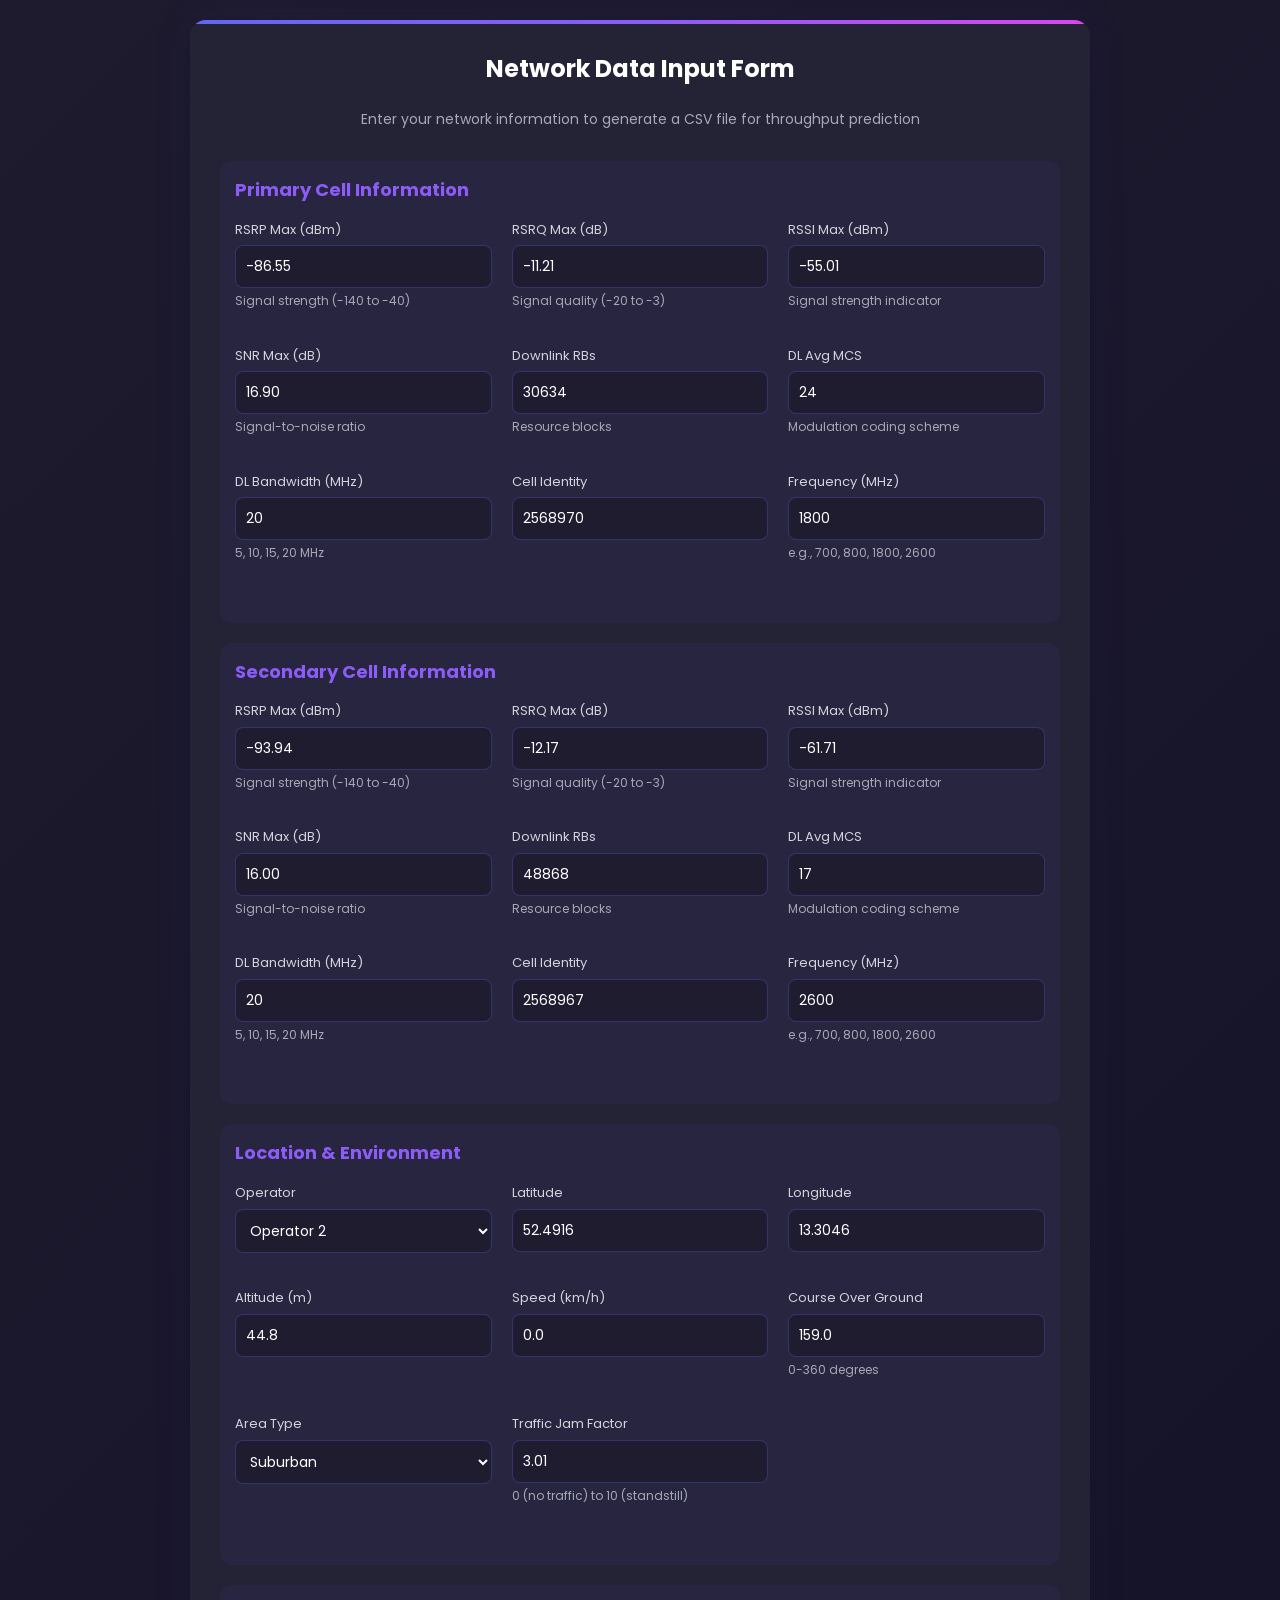
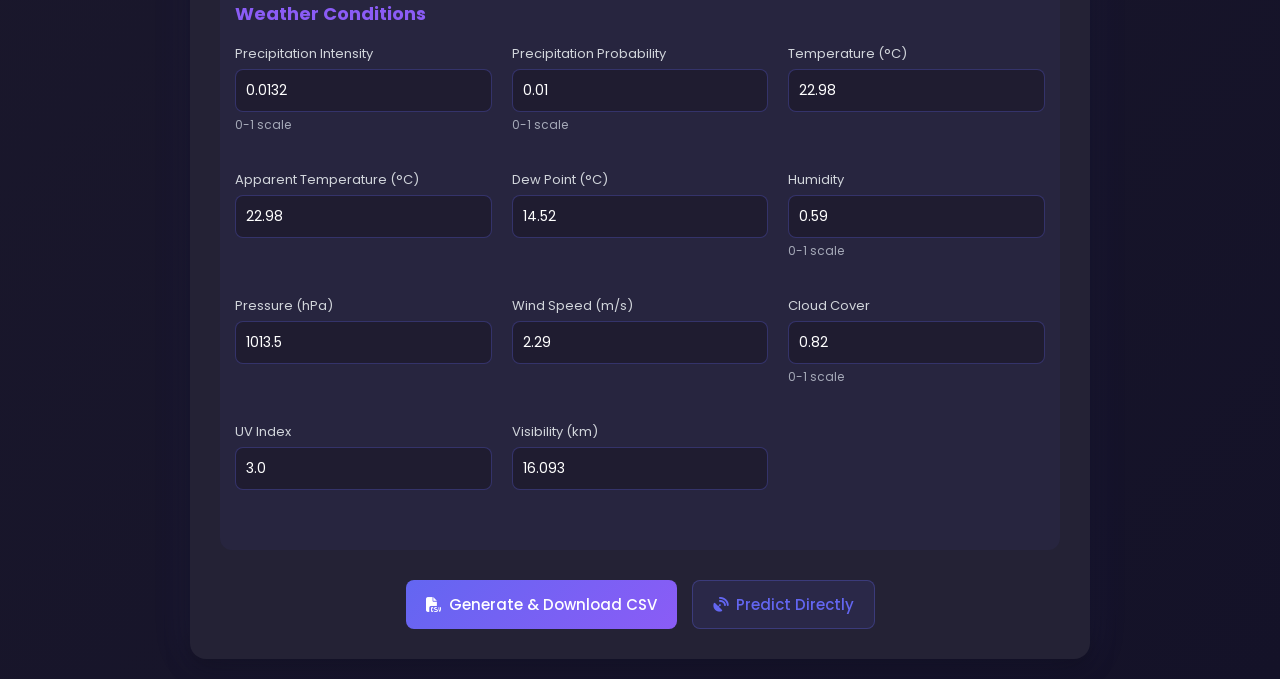
<file: frontend/csv.html>
<!-- STEP 3: Create a new route in your backend for /manual-input -->
  <!-- This will be the content of your manual-input.html file -->
  <!DOCTYPE html>
  <html lang="en">
  <head>
    <meta charset="UTF-8">
    <meta name="viewport" content="width=device-width, initial-scale=1.0">
    <title>Manual Data Input - SpeedSense</title>
    <link href="https://fonts.googleapis.com/css2?family=Poppins:wght@400;500;600;700&display=swap" rel="stylesheet">
    <link rel="stylesheet" href="https://cdnjs.cloudflare.com/ajax/libs/font-awesome/6.4.0/css/all.min.css">
    <style>
      * {
        box-sizing: border-box;
        margin: 0;
        padding: 0;
        font-family: 'Poppins', sans-serif;
      }
      
      body {
        background: linear-gradient(135deg, #1e1b2e, #141228);
        color: #f3f4f6;
        padding: 20px;
        line-height: 1.6;
      }
      
      .container {
        max-width: 900px;
        margin: 0 auto;
        padding: 30px;
        background: #242235;
        border-radius: 16px;
        box-shadow: 0 10px 25px rgba(0, 0, 0, 0.3), 0 0 40px rgba(99, 102, 241, 0.1);
        position: relative;
        overflow: hidden;
      }
      
      .gradient-top {
        position: absolute;
        top: 0;
        left: 0;
        right: 0;
        height: 4px;
        background: linear-gradient(90deg, #6366f1, #8b5cf6, #d946ef);
      }
      
      h2 {
        text-align: center;
        margin-bottom: 20px;
        color: white;
        font-size: 24px;
      }
      
      p.description {
        text-align: center;
        color: #a5a9b8;
        margin-bottom: 30px;
        font-size: 14px;
      }
      
      .form-grid {
        display: grid;
        grid-template-columns: repeat(auto-fill, minmax(200px, 1fr));
        gap: 20px;
        margin-bottom: 30px;
      }
      
      .form-section {
        background: rgba(99, 102, 241, 0.05);
        padding: 15px;
        border-radius: 12px;
        margin-bottom: 20px;
      }
      
      .form-section h3 {
        color: #8b5cf6;
        margin-bottom: 15px;
        font-size: 18px;
      }
      
      .form-group {
        margin-bottom: 15px;
      }
      
      label {
        display: block;
        margin-bottom: 5px;
        font-size: 13px;
        color: #d1d5db;
      }
      
      input, select {
        width: 100%;
        padding: 10px;
        border-radius: 8px;
        border: 1px solid rgba(99, 102, 241, 0.3);
        background: rgba(30, 27, 46, 0.8);
        color: white;
        font-size: 14px;
      }
      
      input:focus, select:focus {
        outline: none;
        border-color: #6366f1;
        box-shadow: 0 0 0 2px rgba(99, 102, 241, 0.3);
      }
      
      .help-tip {
        color: #a5a9b8;
        font-size: 12px;
        margin-top: 3px;
      }
      
      .button-group {
        display: flex;
        justify-content: center;
        gap: 15px;
        margin-top: 30px;
      }
      
      button {
        padding: 12px 20px;
        border: none;
        border-radius: 8px;
        font-weight: 500;
        cursor: pointer;
        transition: all 0.3s ease;
        font-size: 15px;
      }
      
      button.primary {
        background: linear-gradient(135deg, #6366f1, #8b5cf6);
        color: white;
      }
      
      button.secondary {
        background: rgba(99, 102, 241, 0.1);
        color: #6366f1;
        border: 1px solid rgba(99, 102, 241, 0.3);
      }
      
      button:hover {
        transform: translateY(-2px);
        box-shadow: 0 5px 15px rgba(99, 102, 241, 0.2);
      }
      
      button.primary:hover {
        background: linear-gradient(135deg, #5253c7, #7b4fd3);
      }
      
      button.secondary:hover {
        background: rgba(99, 102, 241, 0.2);
      }
      
      .notification {
        position: fixed;
        bottom: 20px;
        right: 20px;
        padding: 12px 20px;
        border-radius: 8px;
        z-index: 9999;
        font-size: 14px;
        font-weight: 500;
        transition: all 0.3s ease;
        opacity: 0;
        transform: translateY(20px);
      }
      
      .notification.show {
        opacity: 1;
        transform: translateY(0);
      }
      
      .notification.success {
        background: rgba(16, 185, 129, 0.9);
        color: white;
      }
      
      .notification.error {
        background: rgba(239, 68, 68, 0.9);
        color: white;
      }
      
      .loader {
        border: 3px solid rgba(99, 102, 241, 0.3);
        border-radius: 50%;
        border-top: 3px solid #6366f1;
        width: 24px;
        height: 24px;
        animation: spin 1s linear infinite;
        display: inline-block;
        vertical-align: middle;
        margin-right: 10px;
      }
      
      @keyframes spin {
        0% { transform: rotate(0deg); }
        100% { transform: rotate(360deg); }
      }
      
      /* Responsive adjustments */
      @media (max-width: 768px) {
        .form-grid {
          grid-template-columns: 1fr;
        }
        
        .container {
          padding: 20px;
        }
      }
    </style>
  </head>
  <body>
    <div class="container">
      <div class="gradient-top"></div>
      <h2>Network Data Input Form</h2>
      <p class="description">Enter your network information to generate a CSV file for throughput prediction</p>
      
      <form id="networkDataForm">
        <!-- Cell Information Section -->
        <div class="form-section">
          <h3>Primary Cell Information</h3>
          <div class="form-grid">
            <div class="form-group">
              <label for="PCell_RSRP_max">RSRP Max (dBm)</label>
              <input type="number" id="PCell_RSRP_max" name="PCell_RSRP_max" value="-86.55" step="0.01" required>
              <div class="help-tip">Signal strength (-140 to -40)</div>
            </div>
            
            <div class="form-group">
              <label for="PCell_RSRQ_max">RSRQ Max (dB)</label>
              <input type="number" id="PCell_RSRQ_max" name="PCell_RSRQ_max" value="-11.21" step="0.01" required>
              <div class="help-tip">Signal quality (-20 to -3)</div>
            </div>
            
            <div class="form-group">
              <label for="PCell_RSSI_max">RSSI Max (dBm)</label>
              <input type="number" id="PCell_RSSI_max" name="PCell_RSSI_max" value="-55.01" step="0.01" required>
              <div class="help-tip">Signal strength indicator</div>
            </div>
            
            <div class="form-group">
              <label for="PCell_SNR_max">SNR Max (dB)</label>
              <input type="number" id="PCell_SNR_max" name="PCell_SNR_max" value="16.90" step="0.01" required>
              <div class="help-tip">Signal-to-noise ratio</div>
            </div>
            
            <div class="form-group">
              <label for="PCell_Downlink_Num_RBs">Downlink RBs</label>
              <input type="number" id="PCell_Downlink_Num_RBs" name="PCell_Downlink_Num_RBs" value="30634" required>
              <div class="help-tip">Resource blocks</div>
            </div>
            
            <div class="form-group">
              <label for="PCell_Downlink_Average_MCS">DL Avg MCS</label>
              <input type="number" id="PCell_Downlink_Average_MCS" name="PCell_Downlink_Average_MCS" value="24" required>
              <div class="help-tip">Modulation coding scheme</div>
            </div>
            
            <div class="form-group">
              <label for="PCell_Downlink_bandwidth_MHz">DL Bandwidth (MHz)</label>
              <input type="number" id="PCell_Downlink_bandwidth_MHz" name="PCell_Downlink_bandwidth_MHz" value="20" required>
              <div class="help-tip">5, 10, 15, 20 MHz</div>
            </div>
            
            <div class="form-group">
              <label for="PCell_Cell_Identity">Cell Identity</label>
              <input type="number" id="PCell_Cell_Identity" name="PCell_Cell_Identity" value="2568970" required>
            </div>
            
            <div class="form-group">
              <label for="PCell_freq_MHz">Frequency (MHz)</label>
              <input type="number" id="PCell_freq_MHz" name="PCell_freq_MHz" value="1800" required>
              <div class="help-tip">e.g., 700, 800, 1800, 2600</div>
            </div>
          </div>
        </div>
        
        <!-- Secondary Cell Information Section -->
        <div class="form-section">
          <h3>Secondary Cell Information</h3>
          <div class="form-grid">
            <div class="form-group">
              <label for="SCell_RSRP_max">RSRP Max (dBm)</label>
              <input type="number" id="SCell_RSRP_max" name="SCell_RSRP_max" value="-93.94" step="0.01" required>
              <div class="help-tip">Signal strength (-140 to -40)</div>
            </div>
            
            <div class="form-group">
              <label for="SCell_RSRQ_max">RSRQ Max (dB)</label>
              <input type="number" id="SCell_RSRQ_max" name="SCell_RSRQ_max" value="-12.17" step="0.01" required>
              <div class="help-tip">Signal quality (-20 to -3)</div>
            </div>
            
            <div class="form-group">
              <label for="SCell_RSSI_max">RSSI Max (dBm)</label>
              <input type="number" id="SCell_RSSI_max" name="SCell_RSSI_max" value="-61.71" step="0.01" required>
              <div class="help-tip">Signal strength indicator</div>
            </div>
            
            <div class="form-group">
              <label for="SCell_SNR_max">SNR Max (dB)</label>
              <input type="number" id="SCell_SNR_max" name="SCell_SNR_max" value="16.00" step="0.01" required>
              <div class="help-tip">Signal-to-noise ratio</div>
            </div>
            
            <div class="form-group">
              <label for="SCell_Downlink_Num_RBs">Downlink RBs</label>
              <input type="number" id="SCell_Downlink_Num_RBs" name="SCell_Downlink_Num_RBs" value="48868" required>
              <div class="help-tip">Resource blocks</div>
            </div>
            
            <div class="form-group">
              <label for="SCell_Downlink_Average_MCS">DL Avg MCS</label>
              <input type="number" id="SCell_Downlink_Average_MCS" name="SCell_Downlink_Average_MCS" value="17" required>
              <div class="help-tip">Modulation coding scheme</div>
            </div>
            
            <div class="form-group">
              <label for="SCell_Downlink_bandwidth_MHz">DL Bandwidth (MHz)</label>
              <input type="number" id="SCell_Downlink_bandwidth_MHz" name="SCell_Downlink_bandwidth_MHz" value="20" required>
              <div class="help-tip">5, 10, 15, 20 MHz</div>
            </div>
            
            <div class="form-group">
              <label for="SCell_Cell_Identity">Cell Identity</label>
              <input type="number" id="SCell_Cell_Identity" name="SCell_Cell_Identity" value="2568967" required>
            </div>
            
            <div class="form-group">
              <label for="SCell_freq_MHz">Frequency (MHz)</label>
              <input type="number" id="SCell_freq_MHz" name="SCell_freq_MHz" value="2600" required>
              <div class="help-tip">e.g., 700, 800, 1800, 2600</div>
            </div>
          </div>
        </div>
        
        <!-- Location and Weather Section -->
        <div class="form-section">
          <h3>Location & Environment</h3>
          <div class="form-grid">
            <div class="form-group">
              <label for="operator">Operator</label>
              <select id="operator" name="operator" required>
                <option value="1">Operator 1</option>
                <option value="2" selected>Operator 2</option>
                <option value="3">Operator 3</option>
              </select>
            </div>
            
            <div class="form-group">
              <label for="Latitude">Latitude</label>
              <input type="number" id="Latitude" name="Latitude" value="52.4916" step="0.000001" required>
            </div>
            
            <div class="form-group">
              <label for="Longitude">Longitude</label>
              <input type="number" id="Longitude" name="Longitude" value="13.3046" step="0.000001" required>
            </div>
            
            <div class="form-group">
              <label for="Altitude">Altitude (m)</label>
              <input type="number" id="Altitude" name="Altitude" value="44.8" step="0.1" required>
            </div>
            
            <div class="form-group">
              <label for="speed_kmh">Speed (km/h)</label>
              <input type="number" id="speed_kmh" name="speed_kmh" value="0.0" step="0.1" required>
            </div>
            
            <div class="form-group">
              <label for="COG">Course Over Ground</label>
              <input type="number" id="COG" name="COG" value="159.0" step="0.1" required>
              <div class="help-tip">0-360 degrees</div>
            </div>
            
            <div class="form-group">
              <label for="area">Area Type</label>
              <select id="area" name="area" required>
                <option value="1">Urban</option>
                <option value="2" selected>Suburban</option>
                <option value="3">Rural</option>
              </select>
            </div>
            
            <div class="form-group">
              <label for="Traffic_Jam_Factor">Traffic Jam Factor</label>
              <input type="number" id="Traffic_Jam_Factor" name="Traffic_Jam_Factor" value="3.01" step="0.01" min="0" max="10" required>
              <div class="help-tip">0 (no traffic) to 10 (standstill)</div>
            </div>
          </div>
        </div>
        
        <!-- Weather Section -->
        <div class="form-section">
          <h3>Weather Conditions</h3>
          <div class="form-grid">
            <div class="form-group">
              <label for="precipIntensity">Precipitation Intensity</label>
              <input type="number" id="precipIntensity" name="precipIntensity" value="0.0132" step="0.0001" min="0" required>
              <div class="help-tip">0-1 scale</div>
            </div>
            
            <div class="form-group">
              <label for="precipProbability">Precipitation Probability</label>
              <input type="number" id="precipProbability" name="precipProbability" value="0.01" step="0.01" min="0" max="1" required>
              <div class="help-tip">0-1 scale</div>
            </div>
            
            <div class="form-group">
              <label for="temperature">Temperature (°C)</label>
              <input type="number" id="temperature" name="temperature" value="22.98" step="0.01" required>
            </div>
            
            <div class="form-group">
              <label for="apparentTemperature">Apparent Temperature (°C)</label>
              <input type="number" id="apparentTemperature" name="apparentTemperature" value="22.98" step="0.01" required>
            </div>
            
            <div class="form-group">
              <label for="dewPoint">Dew Point (°C)</label>
              <input type="number" id="dewPoint" name="dewPoint" value="14.52" step="0.01" required>
            </div>
            
            <div class="form-group">
              <label for="humidity">Humidity</label>
              <input type="number" id="humidity" name="humidity" value="0.59" step="0.01" min="0" max="1" required>
              <div class="help-tip">0-1 scale</div>
            </div>
            
            <div class="form-group">
              <label for="pressure">Pressure (hPa)</label>
              <input type="number" id="pressure" name="pressure" value="1013.5" step="0.1" required>
            </div>
            
            <div class="form-group">
              <label for="windSpeed">Wind Speed (m/s)</label>
              <input type="number" id="windSpeed" name="windSpeed" value="2.29" step="0.01" min="0" required>
            </div>
            
            <div class="form-group">
              <label for="cloudCover">Cloud Cover</label>
              <input type="number" id="cloudCover" name="cloudCover" value="0.82" step="0.01" min="0" max="1" required>
              <div class="help-tip">0-1 scale</div>
            </div>
            
            <div class="form-group">
              <label for="uvIndex">UV Index</label>
              <input type="number" id="uvIndex" name="uvIndex" value="3.0" step="0.1" min="0" required>
            </div>
            
            <div class="form-group">
              <label for="visibility">Visibility (km)</label>
              <input type="number" id="visibility" name="visibility" value="16.093" step="0.001" min="0" required>
            </div>
          </div>
        </div>
        
        <!-- Timestamp - Hidden by default -->
        <input type="hidden" id="timestamp" name="timestamp" value="1624373164">
        
        <div class="button-group">
          <button type="button" id="generateCSVBtn" class="primary">
            <i class="fa-solid fa-file-csv" style="margin-right: 8px;"></i>Generate & Download CSV
          </button>
          <button type="button" id="predictFromFormBtn" class="secondary">
            <i class="fa-solid fa-satellite-dish" style="margin-right: 8px;"></i>Predict Directly
          </button>
        </div>
      </form>
    </div>
    
    <div id="notification" class="notification"></div>
    
    <script>
      // Current timestamp in seconds
      document.getElementById('timestamp').value = Math.floor(Date.now() / 1000);
      
      // Generate and download CSV
      document.getElementById('generateCSVBtn').addEventListener('click', function() {
        const formData = getFormData();
        const csvContent = generateCSV(formData);
        downloadCSV(csvContent, 'network_data.csv');
        showNotification('CSV file generated successfully!', 'success');
      });
      
      // Predict directly from form
      document.getElementById('predictFromFormBtn').addEventListener('click', function() {
        const formData = getFormData();
        
        // Show loading notification
        showNotification('<span class="loader"></span>Processing prediction...', 'info', 0);
        
        // Send data to prediction API
        sendPredictionRequest(formData)
          .then(response => {
            // Hide loading notification
            hideNotification();
            
            // Send the result back to the opener window and update its UI
            if (window.opener && !window.opener.closed) {
              window.opener.document.getElementById('result').innerHTML = 
                `<span class="result-icon mr-2">✅</span>Prediction: ${response.prediction_mbps} Mbit/s`;
              
              // Show the explain button in the opener window
              const explainBtn = window.opener.document.getElementById('explainBtn');
              explainBtn.style.display = 'inline-block';
              explainBtn.style.animation = 'pulse 1.5s ease-in-out';
              setTimeout(() => {
                explainBtn.style.animation = '';
              }, 1500);
              
              // Save the input data for SHAP explanation
              window.opener.lastInputData = formData;
              console.log("🔁 Saved input for SHAP explanation:", formData);
              
              // Show success notification
              showNotification('Prediction completed successfully!', 'success');
              
              // Close this popup after a short delay
              setTimeout(() => {
                window.close();
              }, 2000);
            } else {
              showNotification('Cannot update main window. It may be closed.', 'error');
            }
          })
          .catch(error => {
            hideNotification();
            showNotification('Error: ' + error.message, 'error');
          });
      });
      
      // Get all form data as an object
      function getFormData() {
        const form = document.getElementById('networkDataForm');
        const formData = {};
        
        // Get all inputs
        const inputs = form.querySelectorAll('input, select');
        inputs.forEach(input => {
          let value = input.value;
          
          // Convert numerical inputs to numbers
          if (input.type === 'number' || input.id === 'operator' || input.id === 'area') {
            value = parseFloat(value);
          }
          
          formData[input.name] = value;
        });
        
        return formData;
      }
      
      // Generate CSV content from form data
      function generateCSV(data) {
        // Define all headers in the correct order
        const headers = [
          'timestamp', 'PCell_RSRP_max', 'PCell_RSRQ_max', 'PCell_RSSI_max', 'PCell_SNR_max',
          'PCell_Downlink_Num_RBs', 'PCell_Downlink_Average_MCS', 'PCell_Downlink_bandwidth_MHz',
          'PCell_Cell_Identity', 'PCell_freq_MHz', 'SCell_RSRP_max', 'SCell_RSRQ_max',
          'SCell_RSSI_max', 'SCell_SNR_max', 'SCell_Downlink_Num_RBs', 'SCell_Downlink_Average_MCS',
          'SCell_Downlink_bandwidth_MHz', 'SCell_Cell_Identity', 'SCell_freq_MHz', 'operator',
          'Latitude', 'Longitude', 'Altitude', 'speed_kmh', 'COG', 'precipIntensity',
          'precipProbability', 'temperature', 'apparentTemperature', 'dewPoint', 'humidity',
          'pressure', 'windSpeed', 'cloudCover', 'uvIndex', 'visibility', 'Traffic_Jam_Factor', 'area'
        ];
        
        // Create header row
        let csvContent = headers.join(',') + '\n';
        
        // Create data row
        const dataValues = headers.map(header => data[header]);
        csvContent += dataValues.join(',');
        
        return csvContent;
      }
      
      // Download CSV file
      function downloadCSV(content, filename) {
        const blob = new Blob([content], { type: 'text/csv;charset=utf-8;' });
        const link = document.createElement('a');
        
        // Create download link
        const url = URL.createObjectURL(blob);
        link.setAttribute('href', url);
        link.setAttribute('download', filename);
        link.style.visibility = 'hidden';
        
        // Append to body, click and remove
        document.body.appendChild(link);
        link.click();
        document.body.removeChild(link);
      }
      
      // Send prediction request to API
      async function sendPredictionRequest(data) {
        try {
          const response = await fetch("/predict", {
            method: "POST",
            headers: { "Content-Type": "application/json" },
            body: JSON.stringify(data)
          });
          
          if (!response.ok) {
            throw new Error(`Server error: ${response.statusText}`);
          }
          
          return await response.json();
        } catch (error) {
          console.error("Error:", error);
          throw error;
        }
      }
      
      // Show notification
      function showNotification(message, type, duration = 3000) {
        const notification = document.getElementById('notification');
        notification.innerHTML = message;
        notification.className = 'notification';
        
        // Add type class
        notification.classList.add(type);
        notification.classList.add('show');
        
        // Auto-hide after duration (if not 0)
        if (duration > 0) {
          setTimeout(hideNotification, duration);
        }
      }
      
      // Hide notification
      function hideNotification() {
        const notification = document.getElementById('notification');
        notification.classList.remove('show');
      }
    </script>
  </body>
  </html>
</file>
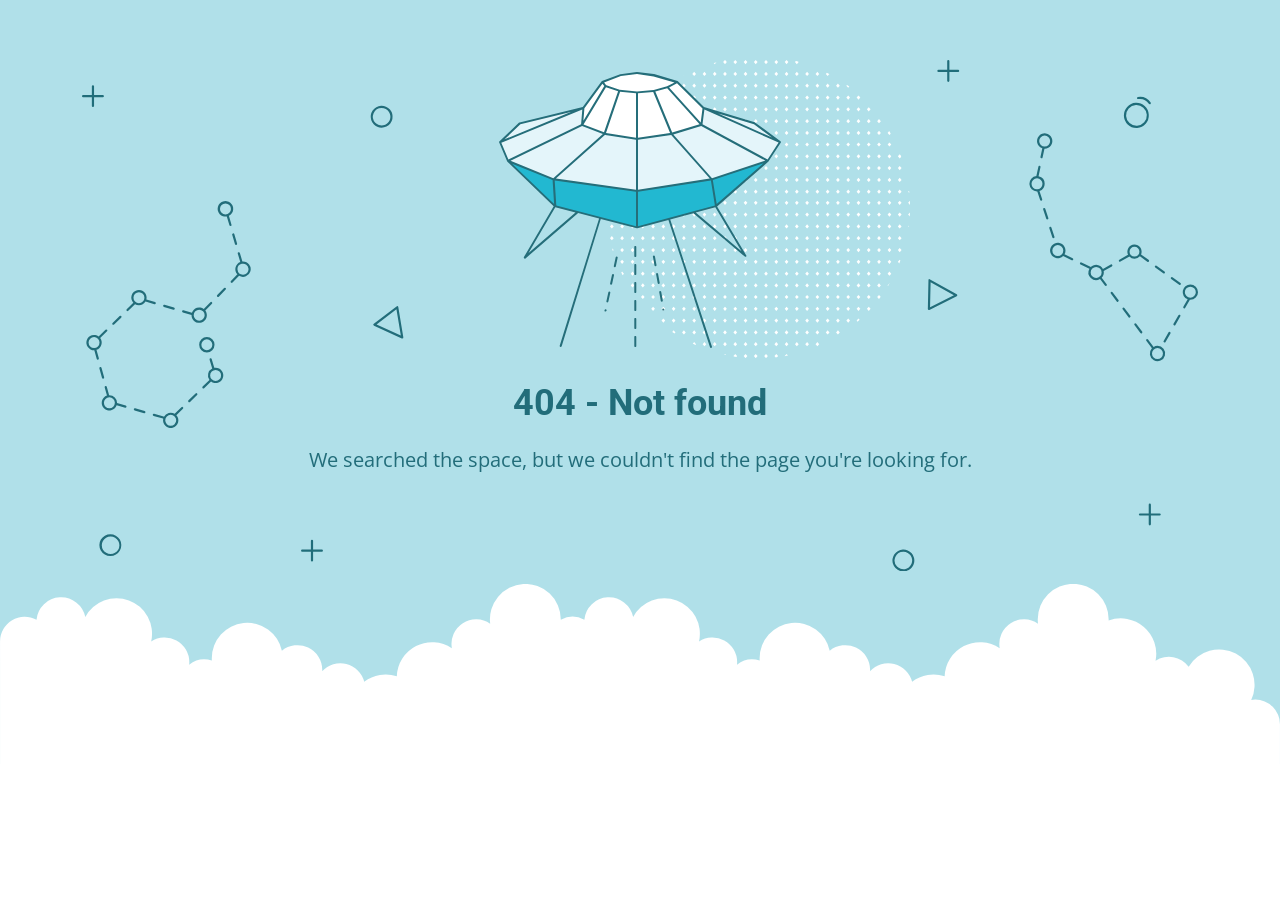
<file: frontend/images/services.html>
<!DOCTYPE html>
<html lang="en">
<head>
    <meta charset="utf-8" />
    <meta name="viewport" content="width=device-width, initial-scale=1.0">
    <meta http-equiv="cache-control" content="no-store,max-age=0" />
    <meta name="robots" content="noindex" />
    <title>404 - Not found</title>
    <link href="https://fonts.googleapis.com/css?family=Open+Sans:400,700%7CRoboto:400,700" rel="stylesheet">
<style>
    * {
        box-sizing: border-box;
        -moz-box-sizing: border-box;
        -webkit-tap-highlight-color: transparent;
    }
    body {
        margin: 0;
        padding: 0;
        height: 100%;
        -webkit-text-size-adjust: 100%;
    }
    .fit-wide {
        position: relative;
        overflow: hidden;
        max-width: 1240px;
        margin: 0 auto;
        padding-top: 60px;
        padding-bottom: 60px;
        padding-left: 20px;
        padding-right: 20px;
    }
    .background-wrap { position: relative; }
    .background-wrap.cloud-blue { background-color: #b0e0e9; }
    .background-wrap.white { background-color: #fff; }
    .title { 
        position: relative; 
        text-align: center;
        margin: 20px auto 10px;
    }
    .title--regular { font-family: 'Roboto', Arial, sans-serif; }
    .title--size-large { font-size: 36px; line-height: 46px; }
    .title--size-semimedium { font-size: 20px; line-height: 28px; }
    .title--weight-normal { font-weight: 400; }
    .title--weight-bold { font-weight: 700; }
    .title--subtitle { 
        padding-bottom: 40px; 
        font-family: 'Open Sans', Arial ,sans-serif; 
        text-align: center;
    }
    .error h1,
    .error p { color: #226d7a; }
    .error--bg__cover {
        position: absolute;
        left: 0;
        right: 0;
        width: 90%;
        margin: 0 auto;
    }
    .error--shape__clouds svg {
        display: block;
    }
    .abstract-half-dot--circle {
        z-index: 0;
        position: absolute;
        left: 15em;
        right: 0;
        width: 300px;
        height: 300px;
        margin: 0 auto;
    }
    .icon-graphic {
        z-index: 1;
        position: relative;
        width: 300px;
        height: 300px;
        margin: 0 auto;
    }
    @media screen and (max-width: 767px) {
        .error--bg__cover { display: none; }
        .abstract-half-dot--circle { left: 0; }
    }
</style>
</head>
<body>
    <div id="container">
        <section class="error content background-wrap cloud-blue">
            <div class="fit-wide">
                <div class="error--bg__cover">
                    <svg id="acce7670-904f-4f8c-b867-68138c2f8c06" data-name="Layer 1" xmlns="http://www.w3.org/2000/svg" viewBox="0 0 1019 467"><title>404_bg</title><path d="M962.794,62.029a11.471,11.471,0,0,1-.656-22.923h0a11.471,11.471,0,0,1,1.327,22.9C963.24,62.023,963.017,62.029,962.794,62.029ZM962.253,41.1a9.47,9.47,0,1,0,10,8.906,9.481,9.481,0,0,0-10-8.906Z" fill="#1e6d7a"/><path d="M974.934,40.4a1,1,0,0,1-.836-.45,10.049,10.049,0,0,0-9.688-4.276A1,1,0,0,1,964.1,33.7a11.952,11.952,0,0,1,11.67,5.153,1,1,0,0,1-.834,1.549Z" fill="#1e6d7a"/><path d="M273.605,61.8a9.971,9.971,0,0,1-7.251-3.106h0a10.012,10.012,0,1,1,7.251,3.106Zm0-17.991a8,8,0,0,0-5.8,13.507h0a8,8,0,1,0,5.8-13.507Z" fill="#226d7a"/><path d="M26.007,453q-.131,0-.261,0a10.019,10.019,0,1,1,.261,0ZM26,435a8.042,8.042,0,1,0,.208,0C26.134,435,26.064,435,26,435Z" fill="#226d7a"/><path d="M750.007,467q-.13,0-.261,0a9.933,9.933,0,0,1-6.994-3.108h0a10,10,0,1,1,7.255,3.11Zm-.013-18a8,8,0,0,0-5.793,13.511h0a8,8,0,1,0,6-13.509C750.134,449,750.063,449,749.994,449Z" fill="#226d7a"/><path d="M292.416,254.312a1.013,1.013,0,0,1-.417-.09L266.634,242.6a1,1,0,0,1-.191-1.7L287.2,225a1,1,0,0,1,1.594.629l4.607,27.516a1,1,0,0,1-.986,1.165Zm-23.437-12.835,22.139,10.141L287.1,227.6Z" fill="#226d7a"/><path d="M773.316,228.33a1,1,0,0,1-1-1.022l.571-26.14a1,1,0,0,1,1.487-.851l24.356,13.607a1,1,0,0,1-.038,1.767l-24.926,12.532A1.006,1.006,0,0,1,773.316,228.33Zm1.535-25.456-.5,22.815,21.756-10.938Z" fill="#226d7a"/><path d="M136.509,150.348l-2.39-8.09a7.115,7.115,0,1,0-1.9.629l2.372,8.028a1,1,0,0,0,.959.717,1,1,0,0,0,.959-1.284ZM126,136a5,5,0,1,1,5,5A5.006,5.006,0,0,1,126,136Z" fill="#226d7a"/><path d="M137.141,159.545l2.55,8.632a1,1,0,0,0,.959.717,1.037,1.037,0,0,0,.284-.041,1,1,0,0,0,.675-1.243l-2.55-8.631a1,1,0,0,0-1.918.566Z" fill="#226d7a"/><path d="M129.751,208.226l-6.265,6.461a1,1,0,0,0,1.436,1.393l6.265-6.461a1,1,0,0,0-1.436-1.393Z" fill="#226d7a"/><path d="M92.076,230.463l7.936,2.293c0,.082-.012.162-.012.244a7,7,0,1,0,12.587-4.2l6.07-6.259a1,1,0,1,0-1.436-1.393l-6.052,6.242a6.978,6.978,0,0,0-10.8,3.386l-7.737-2.235a1,1,0,0,0-.555,1.922ZM107,228a5,5,0,1,1-5,5A5.006,5.006,0,0,1,107,228Z" fill="#226d7a"/><path d="M74.783,225.467l8.647,2.5a.989.989,0,0,0,.278.04,1,1,0,0,0,.276-1.962l-8.646-2.5a1,1,0,0,0-.555,1.922Z" fill="#226d7a"/><path d="M28.617,241.8a1,1,0,0,0,.7-.282l6.461-6.266a1,1,0,0,0-1.393-1.436l-6.461,6.266a1,1,0,0,0,.7,1.718Z" fill="#226d7a"/><path d="M19.257,291.006a1,1,0,0,0,.964-1.269L17.8,281.069a1,1,0,0,0-1.927.537l2.419,8.668A1,1,0,0,0,19.257,291.006Z" fill="#226d7a"/><path d="M13.216,264.635a6.979,6.979,0,0,0,3.394-10.8l6.242-6.052a1,1,0,1,0-1.393-1.435L15.2,252.413A7,7,0,1,0,11,265c.08,0,.158-.009.237-.012l2.219,7.95a1,1,0,0,0,1.927-.538ZM6,258a5,5,0,1,1,5,5A5.006,5.006,0,0,1,6,258Z" fill="#226d7a"/><path d="M39.924,315.537l-7.936-2.293c0-.082.012-.162.012-.244a7.008,7.008,0,0,0-7-7c-.08,0-.158.009-.237.012l-2.123-7.606a1,1,0,0,0-1.927.537l2.072,7.422a7,7,0,1,0,8.847,8.859l7.737,2.235a1.025,1.025,0,0,0,.278.039,1,1,0,0,0,.277-1.961ZM25,318a5,5,0,1,1,5-5A5.006,5.006,0,0,1,25,318Z" fill="#226d7a"/><path d="M57.217,320.532l-8.647-2.5a1,1,0,1,0-.554,1.922l8.646,2.5a1.03,1.03,0,0,0,.278.039,1,1,0,0,0,.277-1.961Z" fill="#226d7a"/><path d="M90.765,317.017,84.592,323a6.975,6.975,0,0,0-9.76,2.693.984.984,0,0,0-.323-.168l-8.646-2.5a1,1,0,0,0-.554,1.922l8.646,2.5a1,1,0,0,0,.216.031,7,7,0,1,0,11.98-3.2l6.006-5.825a1,1,0,1,0-1.392-1.435ZM81,334a5,5,0,1,1,5-5A5.006,5.006,0,0,1,81,334Z" fill="#226d7a"/><path d="M103.687,304.486l-6.461,6.266a1,1,0,0,0,1.393,1.436l6.461-6.266a1,1,0,0,0-1.393-1.436Z" fill="#226d7a"/><path d="M147,184c-.182,0-.361.014-.54.027l-2.3-7.786a1,1,0,1,0-1.918.567l2.263,7.66a6.977,6.977,0,0,0-2.643,11.269l-5.845,6.028a1,1,0,1,0,1.436,1.392L143.419,197A7,7,0,1,0,147,184Zm0,12a4.995,4.995,0,0,1-1.121-9.863,1.033,1.033,0,0,0,.155-.022c.015,0,.025-.016.04-.021A5,5,0,1,1,147,196Z" fill="#226d7a"/><path d="M52,224a7,7,0,0,0,5.984-3.386l8.153,2.356a1.025,1.025,0,0,0,.278.039,1,1,0,0,0,.276-1.961l-7.924-2.29a7,7,0,1,0-11.918,2.965l-6.006,5.824a1,1,0,1,0,1.392,1.436L48.408,223A6.952,6.952,0,0,0,52,224Zm0-12a5,5,0,1,1-5,5A5.006,5.006,0,0,1,52,212Z" fill="#226d7a"/><path d="M122,281a6.984,6.984,0,0,0-1.218.113l-2.362-8.03a1,1,0,0,0-1.919.564l2.381,8.1a6.972,6.972,0,0,0-2.492,10.427l-6.242,6.052a1,1,0,0,0,1.393,1.435l6.259-6.069A7,7,0,1,0,122,281Zm0,12a5,5,0,1,1,5-5A5.006,5.006,0,0,1,122,293Z" fill="#226d7a"/><path d="M121,260a7,7,0,1,0-7,7A7.008,7.008,0,0,0,121,260Zm-12,0a5,5,0,1,1,5,5A5.006,5.006,0,0,1,109,260Z" fill="#226d7a"/><path d="M886.983,162.773a1,1,0,0,0,.951-1.311l-2.8-8.555a1,1,0,0,0-1.9.621l2.8,8.555A1,1,0,0,0,886.983,162.773Z" fill="#226d7a"/><path d="M879.544,135.8a1,1,0,1,0-1.9.621l2.795,8.555a1,1,0,0,0,.951.69,1,1,0,0,0,.95-1.311Z" fill="#226d7a"/><path d="M904.543,181l-7.442-3.582a7.032,7.032,0,1,0-1.252,1.616l7.827,3.768a.981.981,0,0,0,.432.1,1,1,0,0,0,.435-1.9ZM891,179a5,5,0,1,1,5-5A5.006,5.006,0,0,1,891,179Z" fill="#226d7a"/><path d="M956.292,179.469a6.477,6.477,0,0,0,9.659-.268l6.739,4.9a1,1,0,1,0,1.176-1.617L967,177.492a6.5,6.5,0,1,0-11.811.4,1.064,1.064,0,0,0-.121.039l-7.852,4.4a1,1,0,0,0,.976,1.745l7.853-4.4A.985.985,0,0,0,956.292,179.469ZM961,170.5a4.5,4.5,0,1,1-4.5,4.5A4.505,4.505,0,0,1,961,170.5Z" fill="#226d7a"/><path d="M987.248,194.689a1,1,0,1,0,1.176-1.617l-7.278-5.294a1,1,0,0,0-1.176,1.618Z" fill="#226d7a"/><path d="M995.7,198.366a1,1,0,0,0-1.176,1.617l7.28,5.293a.986.986,0,0,0,.587.192,1,1,0,0,0,.588-1.809Z" fill="#226d7a"/><path d="M1002.5,232.72a1,1,0,0,0-1.366.365l-4.5,7.793a1,1,0,1,0,1.732,1l4.5-7.792A1,1,0,0,0,1002.5,232.72Z" fill="#226d7a"/><path d="M993.49,248.305a1,1,0,0,0-1.366.366l-4.5,7.793a1,1,0,0,0,1.733,1l4.5-7.793A1,1,0,0,0,993.49,248.305Z" fill="#226d7a"/><path d="M951.8,226.4a1,1,0,0,0-1.6,1.2l5.4,7.2a1,1,0,1,0,1.6-1.2Z" fill="#226d7a"/><path d="M962.6,240.8A1,1,0,0,0,961,242l5.4,7.2A1,1,0,0,0,968,248Z" fill="#226d7a"/><path d="M931.091,198.789a6.943,6.943,0,0,0,1.777-6.129l7.473-4.185a1,1,0,1,0-.977-1.745l-7.172,4.016a6.988,6.988,0,0,0-11.127-1.7.981.981,0,0,0-.3-.23l-8.11-3.9a1,1,0,1,0-.867,1.8l8.1,3.9a6.988,6.988,0,0,0,9.645,9.428L934,206a1,1,0,0,0,1.6-1.2ZM921,194a5,5,0,1,1,5,5A5.006,5.006,0,0,1,921,194Z" fill="#226d7a"/><path d="M941,212a1,1,0,0,0-1.6,1.2l5.4,7.2a1,1,0,1,0,1.6-1.2Z" fill="#226d7a"/><path d="M876.837,80.654l-1.7,7.937a1,1,0,0,0,.767,1.187,1.029,1.029,0,0,0,.211.022,1,1,0,0,0,.977-.79l1.718-8.02c.064,0,.126.01.19.01a7.013,7.013,0,1,0-2.163-.346ZM879,69a5,5,0,1,1-5,5A5.006,5.006,0,0,1,879,69Z" fill="#226d7a"/><path d="M879,113a7.012,7.012,0,0,0-5.58-6.855l1.786-8.335a1,1,0,0,0-1.955-.419L871.4,106.03A7,7,0,0,0,872,120c.091,0,.18-.01.271-.014l2.576,7.879a1,1,0,0,0,.95.69.985.985,0,0,0,.31-.05,1,1,0,0,0,.64-1.261l-2.492-7.624A7.007,7.007,0,0,0,879,113Zm-7,5a5,5,0,1,1,5-5A5.006,5.006,0,0,1,872,118Z" fill="#226d7a"/><path d="M1012,205a7,7,0,0,0-2.469,13.542l-3.9,6.75a1,1,0,1,0,1.732,1l4.227-7.314c.136.008.271.021.41.021a7,7,0,0,0,0-14Zm0,12a5,5,0,1,1,5-5A5.006,5.006,0,0,1,1012,217Z" fill="#226d7a"/><path d="M982,261a6.941,6.941,0,0,0-3.527.964L973.4,255.2a1,1,0,1,0-1.6,1.2l5.109,6.812A6.99,6.99,0,1,0,982,261Zm0,12a5,5,0,1,1,5-5A5.006,5.006,0,0,1,982,273Z" fill="#226d7a"/><path d="M19,32H11V24a1,1,0,0,0-2,0v8H1a1,1,0,0,0,0,2H9v8a1,1,0,0,0,2,0V34h8a1,1,0,0,0,0-2Z" fill="#206d7a"/><path d="M219,447h-8v-8a1,1,0,0,0-2,0v8h-8a1,1,0,0,0,0,2h8v8a1,1,0,0,0,2,0v-8h8a1,1,0,0,0,0-2Z" fill="#206d7a"/><path d="M984,414h-8v-8a1,1,0,0,0-2,0v8h-8a1,1,0,0,0,0,2h8v8a1,1,0,0,0,2,0v-8h8a1,1,0,0,0,0-2Z" fill="#206d7a"/><path d="M800,9h-8V1a1,1,0,0,0-2,0V9h-8a1,1,0,0,0,0,2h8v8a1,1,0,0,0,2,0V11h8a1,1,0,0,0,0-2Z" fill="#206d7a"/></svg>
                </div>
                <div>
                    <div class="abstract-half-dot--circle">
                        <svg id="a57f7293-9654-4013-9c82-7cad22fc3689" data-name="Layer 1" xmlns="http://www.w3.org/2000/svg" viewBox="0 0 300 298.181"><title>circle_dots</title><polygon points="145.742 133.848 147.581 131.734 145.742 129.621 143.904 131.734 145.742 133.848" fill="#fff"/><polygon points="145.742 122.041 147.581 119.928 145.742 117.814 143.904 119.928 145.742 122.041" fill="#fff"/><polygon points="145.742 110.235 147.581 108.122 145.742 106.008 143.904 108.122 145.742 110.235" fill="#fff"/><polygon points="145.742 98.429 147.581 96.316 145.742 94.202 143.904 96.316 145.742 98.429" fill="#fff"/><polygon points="145.742 86.624 147.581 84.51 145.742 82.396 143.904 84.51 145.742 86.624" fill="#fff"/><polygon points="156.015 129.621 154.177 131.734 156.015 133.848 157.854 131.734 156.015 129.621" fill="#fff"/><polygon points="156.015 117.814 154.177 119.928 156.015 122.041 157.854 119.928 156.015 117.814" fill="#fff"/><polygon points="156.015 106.008 154.177 108.122 156.015 110.235 157.854 108.122 156.015 106.008" fill="#fff"/><polygon points="156.015 94.202 154.177 96.316 156.015 98.429 157.854 96.316 156.015 94.202" fill="#fff"/><polygon points="156.015 82.396 154.177 84.51 156.015 86.624 157.854 84.51 156.015 82.396" fill="#fff"/><polygon points="166.288 129.621 164.45 131.734 166.288 133.848 168.13 131.734 166.288 129.621" fill="#fff"/><polygon points="166.288 117.814 164.45 119.928 166.288 122.041 168.13 119.928 166.288 117.814" fill="#fff"/><polygon points="166.288 106.008 164.45 108.122 166.288 110.235 168.13 108.122 166.288 106.008" fill="#fff"/><polygon points="166.288 94.202 164.45 96.316 166.288 98.429 168.13 96.316 166.288 94.202" fill="#fff"/><polygon points="168.128 84.51 166.288 82.396 164.45 84.51 166.288 86.624 168.128 84.51" fill="#fff"/><polygon points="176.563 129.621 174.724 131.734 176.563 133.848 178.401 131.734 176.563 129.621" fill="#fff"/><polygon points="176.563 117.814 174.724 119.928 176.563 122.041 178.401 119.928 176.563 117.814" fill="#fff"/><polygon points="176.563 106.008 174.724 108.122 176.563 110.235 178.401 108.122 176.563 106.008" fill="#fff"/><polygon points="176.563 94.202 174.724 96.316 176.563 98.429 178.401 96.316 176.563 94.202" fill="#fff"/><polygon points="176.563 82.396 174.724 84.51 176.563 86.624 178.401 84.51 176.563 82.396" fill="#fff"/><polygon points="186.835 129.621 184.997 131.734 186.835 133.848 188.674 131.734 186.835 129.621" fill="#fff"/><polygon points="186.835 117.814 184.997 119.928 186.835 122.041 188.674 119.928 186.835 117.814" fill="#fff"/><polygon points="186.835 106.008 184.997 108.122 186.835 110.235 188.674 108.122 186.835 106.008" fill="#fff"/><polygon points="186.835 94.202 184.997 96.316 186.835 98.429 188.674 96.316 186.835 94.202" fill="#fff"/><polygon points="186.835 82.396 184.997 84.51 186.835 86.624 188.674 84.51 186.835 82.396" fill="#fff"/><polygon points="197.11 129.621 195.268 131.734 197.11 133.848 198.948 131.734 197.11 129.621" fill="#fff"/><polygon points="197.11 117.814 195.268 119.928 197.11 122.041 198.948 119.928 197.11 117.814" fill="#fff"/><polygon points="197.11 106.008 195.268 108.122 197.11 110.235 198.948 108.122 197.11 106.008" fill="#fff"/><polygon points="197.11 94.202 195.268 96.316 197.11 98.429 198.948 96.316 197.11 94.202" fill="#fff"/><polygon points="197.11 82.396 195.27 84.51 197.11 86.624 198.948 84.51 197.11 82.396" fill="#fff"/><polygon points="207.383 129.621 205.545 131.734 207.383 133.848 209.221 131.734 207.383 129.621" fill="#fff"/><polygon points="207.383 117.814 205.545 119.928 207.383 122.041 209.221 119.928 207.383 117.814" fill="#fff"/><polygon points="207.383 106.008 205.545 108.122 207.383 110.235 209.221 108.122 207.383 106.008" fill="#fff"/><polygon points="207.383 94.202 205.545 96.316 207.383 98.429 209.221 96.316 207.383 94.202" fill="#fff"/><polygon points="207.383 82.396 205.545 84.51 207.383 86.624 209.221 84.51 207.383 82.396" fill="#fff"/><polygon points="217.656 129.621 215.817 131.734 217.656 133.848 219.497 131.734 217.656 129.621" fill="#fff"/><polygon points="217.656 117.814 215.817 119.928 217.656 122.041 219.497 119.928 217.656 117.814" fill="#fff"/><polygon points="217.656 106.008 215.817 108.122 217.656 110.235 219.497 108.122 217.656 106.008" fill="#fff"/><polygon points="217.656 94.202 215.817 96.316 217.656 98.429 219.497 96.316 217.656 94.202" fill="#fff"/><polygon points="219.496 84.51 217.656 82.396 215.817 84.51 217.656 86.624 219.496 84.51" fill="#fff"/><polygon points="227.93 129.621 226.092 131.734 227.93 133.848 229.769 131.734 227.93 129.621" fill="#fff"/><polygon points="227.93 117.814 226.092 119.928 227.93 122.041 229.769 119.928 227.93 117.814" fill="#fff"/><polygon points="227.93 106.008 226.092 108.122 227.93 110.235 229.769 108.122 227.93 106.008" fill="#fff"/><polygon points="227.93 94.202 226.092 96.316 227.93 98.429 229.769 96.316 227.93 94.202" fill="#fff"/><polygon points="227.93 82.396 226.092 84.51 227.93 86.624 229.769 84.51 227.93 82.396" fill="#fff"/><polygon points="238.203 129.621 236.365 131.734 238.203 133.848 240.042 131.734 238.203 129.621" fill="#fff"/><polygon points="238.203 117.814 236.365 119.928 238.203 122.041 240.042 119.928 238.203 117.814" fill="#fff"/><polygon points="238.203 106.008 236.365 108.122 238.203 110.235 240.042 108.122 238.203 106.008" fill="#fff"/><polygon points="238.203 94.202 236.365 96.316 238.203 98.429 240.042 96.316 238.203 94.202" fill="#fff"/><polygon points="238.203 82.396 236.365 84.51 238.203 86.624 240.042 84.51 238.203 82.396" fill="#fff"/><polygon points="248.478 133.848 250.316 131.734 248.478 129.621 246.636 131.734 248.478 133.848" fill="#fff"/><polygon points="248.478 122.041 250.316 119.928 248.478 117.814 246.636 119.928 248.478 122.041" fill="#fff"/><polygon points="248.478 110.235 250.316 108.122 248.478 106.008 246.636 108.122 248.478 110.235" fill="#fff"/><polygon points="248.478 98.429 250.316 96.316 248.478 94.202 246.636 96.316 248.478 98.429" fill="#fff"/><polygon points="246.638 84.51 248.478 86.624 250.316 84.51 248.478 82.396 246.638 84.51" fill="#fff"/><polygon points="258.751 129.621 256.912 131.734 258.751 133.848 260.589 131.734 258.751 129.621" fill="#fff"/><polygon points="258.751 117.814 256.912 119.928 258.751 122.041 260.589 119.928 258.751 117.814" fill="#fff"/><polygon points="258.751 106.008 256.912 108.122 258.751 110.235 260.589 108.122 258.751 106.008" fill="#fff"/><polygon points="258.751 94.202 256.912 96.316 258.751 98.429 260.589 96.316 258.751 94.202" fill="#fff"/><polygon points="258.751 82.396 256.912 84.51 258.751 86.624 260.589 84.51 258.751 82.396" fill="#fff"/><polygon points="269.023 129.621 267.185 131.734 269.023 133.848 270.865 131.734 269.023 129.621" fill="#fff"/><polygon points="269.023 117.814 267.185 119.928 269.023 122.041 270.865 119.928 269.023 117.814" fill="#fff"/><polygon points="269.023 106.008 267.185 108.122 269.023 110.235 270.865 108.122 269.023 106.008" fill="#fff"/><polygon points="269.023 94.202 267.185 96.316 269.023 98.429 270.865 96.316 269.023 94.202" fill="#fff"/><polygon points="270.863 84.51 269.023 82.396 267.185 84.51 269.023 86.624 270.863 84.51" fill="#fff"/><polygon points="145.742 75.064 147.581 72.95 145.742 70.837 143.904 72.95 145.742 75.064" fill="#fff"/><polygon points="145.742 63.258 147.581 61.144 145.742 59.031 143.904 61.144 145.742 63.258" fill="#fff"/><polygon points="145.742 51.452 147.581 49.338 145.742 47.225 143.904 49.338 145.742 51.452" fill="#fff"/><polygon points="145.742 39.646 147.581 37.532 145.742 35.419 143.904 37.532 145.742 39.646" fill="#fff"/><polygon points="145.742 27.84 147.581 25.726 145.742 23.612 143.904 25.726 145.742 27.84" fill="#fff"/><polygon points="147.581 13.92 145.742 11.806 143.904 13.92 145.742 16.033 147.581 13.92" fill="#fff"/><polygon points="143.904 2.114 145.742 4.227 147.581 2.114 145.742 0 143.904 2.114" fill="#fff"/><polygon points="156.015 70.837 154.177 72.95 156.015 75.064 157.854 72.95 156.015 70.837" fill="#fff"/><polygon points="156.015 59.031 154.177 61.144 156.015 63.258 157.854 61.144 156.015 59.031" fill="#fff"/><polygon points="156.015 47.225 154.177 49.338 156.015 51.452 157.854 49.338 156.015 47.225" fill="#fff"/><polygon points="156.015 35.419 154.177 37.532 156.015 39.646 157.854 37.532 156.015 35.419" fill="#fff"/><polygon points="156.015 23.612 154.177 25.726 156.015 27.84 157.854 25.726 156.015 23.612" fill="#fff"/><polygon points="156.015 11.806 154.177 13.92 156.015 16.033 157.854 13.92 156.015 11.806" fill="#fff"/><polygon points="156.015 0 154.177 2.114 156.015 4.227 157.854 2.114 156.015 0" fill="#fff"/><polygon points="166.288 70.837 164.45 72.95 166.288 75.064 168.13 72.95 166.288 70.837" fill="#fff"/><polygon points="166.288 59.031 164.45 61.144 166.288 63.258 168.13 61.144 166.288 59.031" fill="#fff"/><polygon points="166.288 47.225 164.45 49.338 166.288 51.452 168.13 49.338 166.288 47.225" fill="#fff"/><polygon points="166.288 35.419 164.45 37.532 166.288 39.646 168.13 37.532 166.288 35.419" fill="#fff"/><polygon points="166.288 23.612 164.45 25.726 166.288 27.84 168.13 25.726 166.288 23.612" fill="#fff"/><polygon points="166.288 11.806 164.45 13.92 166.288 16.033 168.13 13.92 166.288 11.806" fill="#fff"/><polygon points="166.288 0 164.45 2.114 166.288 4.227 168.13 2.114 166.288 0" fill="#fff"/><polygon points="176.563 70.837 174.724 72.95 176.563 75.064 178.401 72.95 176.563 70.837" fill="#fff"/><polygon points="176.563 59.031 174.724 61.144 176.563 63.258 178.401 61.144 176.563 59.031" fill="#fff"/><polygon points="176.563 47.225 174.724 49.338 176.563 51.452 178.401 49.338 176.563 47.225" fill="#fff"/><polygon points="176.563 35.419 174.724 37.532 176.563 39.646 178.401 37.532 176.563 35.419" fill="#fff"/><polygon points="176.563 23.612 174.724 25.726 176.563 27.84 178.401 25.726 176.563 23.612" fill="#fff"/><polygon points="176.563 11.806 174.724 13.92 176.563 16.033 178.401 13.92 176.563 11.806" fill="#fff"/><polygon points="176.563 0 174.724 2.114 176.563 4.227 178.401 2.114 176.563 0" fill="#fff"/><polygon points="186.835 70.837 184.997 72.95 186.835 75.064 188.674 72.95 186.835 70.837" fill="#fff"/><polygon points="186.835 59.031 184.997 61.144 186.835 63.258 188.674 61.144 186.835 59.031" fill="#fff"/><polygon points="186.835 47.225 184.997 49.338 186.835 51.452 188.674 49.338 186.835 47.225" fill="#fff"/><polygon points="186.835 35.419 184.997 37.532 186.835 39.646 188.674 37.532 186.835 35.419" fill="#fff"/><polygon points="186.835 23.612 184.997 25.726 186.835 27.84 188.674 25.726 186.835 23.612" fill="#fff"/><polygon points="186.835 11.806 184.997 13.92 186.835 16.033 188.674 13.92 186.835 11.806" fill="#fff"/><path d="M186.835,4.227l1.839-2.113-.31-.356c-.826-.225-1.651-.45-2.483-.661L185,2.114Z" fill="#fff"/><polygon points="197.11 70.837 195.268 72.95 197.11 75.064 198.948 72.95 197.11 70.837" fill="#fff"/><polygon points="197.11 59.031 195.268 61.144 197.11 63.258 198.948 61.144 197.11 59.031" fill="#fff"/><polygon points="197.11 47.225 195.268 49.338 197.11 51.452 198.948 49.338 197.11 47.225" fill="#fff"/><polygon points="197.11 35.419 195.268 37.532 197.11 39.646 198.948 37.532 197.11 35.419" fill="#fff"/><polygon points="197.11 23.612 195.268 25.726 197.11 27.84 198.948 25.726 197.11 23.612" fill="#fff"/><polygon points="197.11 11.806 195.268 13.92 197.11 16.033 198.948 13.92 197.11 11.806" fill="#fff"/><polygon points="207.383 70.837 205.545 72.95 207.383 75.064 209.221 72.95 207.383 70.837" fill="#fff"/><polygon points="207.383 59.031 205.545 61.144 207.383 63.258 209.221 61.144 207.383 59.031" fill="#fff"/><polygon points="207.383 47.225 205.545 49.338 207.383 51.452 209.221 49.338 207.383 47.225" fill="#fff"/><polygon points="207.383 35.419 205.545 37.532 207.383 39.646 209.221 37.532 207.383 35.419" fill="#fff"/><polygon points="207.383 23.612 205.545 25.726 207.383 27.84 209.221 25.726 207.383 23.612" fill="#fff"/><polygon points="207.383 11.806 205.545 13.92 207.383 16.033 209.221 13.92 207.383 11.806" fill="#fff"/><polygon points="217.656 70.837 215.817 72.95 217.656 75.064 219.497 72.95 217.656 70.837" fill="#fff"/><polygon points="217.656 59.031 215.817 61.144 217.656 63.258 219.497 61.144 217.656 59.031" fill="#fff"/><polygon points="217.656 47.225 215.817 49.338 217.656 51.452 219.497 49.338 217.656 47.225" fill="#fff"/><polygon points="217.656 35.419 215.817 37.532 217.656 39.646 219.497 37.532 217.656 35.419" fill="#fff"/><polygon points="217.656 23.612 215.817 25.726 217.656 27.84 219.497 25.726 217.656 23.612" fill="#fff"/><path d="M217.656,16.033l1.753-2.011c-.842-.445-1.685-.887-2.535-1.317l-1.057,1.215Z" fill="#fff"/><polygon points="227.93 70.837 226.092 72.95 227.93 75.064 229.769 72.95 227.93 70.837" fill="#fff"/><polygon points="227.93 59.031 226.092 61.144 227.93 63.258 229.769 61.144 227.93 59.031" fill="#fff"/><polygon points="227.93 47.225 226.092 49.338 227.93 51.452 229.769 49.338 227.93 47.225" fill="#fff"/><polygon points="227.93 35.419 226.092 37.532 227.93 39.646 229.769 37.532 227.93 35.419" fill="#fff"/><polygon points="227.93 23.612 226.092 25.726 227.93 27.84 229.769 25.726 227.93 23.612" fill="#fff"/><polygon points="238.203 70.837 236.365 72.95 238.203 75.064 240.042 72.95 238.203 70.837" fill="#fff"/><polygon points="238.203 59.031 236.365 61.144 238.203 63.258 240.042 61.144 238.203 59.031" fill="#fff"/><polygon points="238.203 47.225 236.365 49.338 238.203 51.452 240.042 49.338 238.203 47.225" fill="#fff"/><polygon points="238.203 35.419 236.365 37.532 238.203 39.646 240.042 37.532 238.203 35.419" fill="#fff"/><path d="M236.365,25.726,238.2,27.84l1.084-1.246c-.744-.555-1.5-1.1-2.25-1.641Z" fill="#fff"/><polygon points="248.478 75.064 250.316 72.95 248.478 70.837 246.636 72.95 248.478 75.064" fill="#fff"/><polygon points="248.478 63.258 250.316 61.144 248.478 59.031 246.636 61.144 248.478 63.258" fill="#fff"/><polygon points="250.316 49.338 248.478 47.225 246.636 49.338 248.478 51.452 250.316 49.338" fill="#fff"/><polygon points="246.636 37.532 248.478 39.646 250.316 37.532 248.478 35.419 246.636 37.532" fill="#fff"/><polygon points="258.751 70.837 256.912 72.95 258.751 75.064 260.589 72.95 258.751 70.837" fill="#fff"/><polygon points="258.751 59.031 256.912 61.144 258.751 63.258 260.589 61.144 258.751 59.031" fill="#fff"/><polygon points="258.751 47.225 256.912 49.338 258.751 51.452 260.589 49.338 258.751 47.225" fill="#fff"/><polygon points="269.023 70.837 267.185 72.95 269.023 75.064 270.865 72.95 269.023 70.837" fill="#fff"/><polygon points="269.023 59.031 267.185 61.144 269.023 63.258 270.865 61.144 269.023 59.031" fill="#fff"/><polygon points="279.445 129.621 277.607 131.734 279.445 133.848 281.284 131.734 279.445 129.621" fill="#fff"/><polygon points="279.445 117.814 277.607 119.928 279.445 122.041 281.284 119.928 279.445 117.814" fill="#fff"/><polygon points="279.445 106.008 277.607 108.122 279.445 110.235 281.284 108.122 279.445 106.008" fill="#fff"/><polygon points="279.445 94.202 277.607 96.316 279.445 98.429 281.284 96.316 279.445 94.202" fill="#fff"/><polygon points="279.445 82.396 277.607 84.51 279.445 86.624 281.284 84.51 279.445 82.396" fill="#fff"/><polygon points="289.718 129.621 287.88 131.734 289.718 133.848 291.56 131.734 289.718 129.621" fill="#fff"/><polygon points="289.718 117.814 287.88 119.928 289.718 122.041 291.56 119.928 289.718 117.814" fill="#fff"/><polygon points="289.718 106.008 287.88 108.122 289.718 110.235 291.56 108.122 289.718 106.008" fill="#fff"/><path d="M287.88,96.316l1.838,2.113,1.515-1.739c-.151-.422-.3-.846-.451-1.267L289.718,94.2Z" fill="#fff"/><path d="M299.092,130.656l-.938,1.078,1.192,1.37Q299.229,131.877,299.092,130.656Z" fill="#fff"/><path d="M279.445,75.064l1.241-1.427q-.721-1.278-1.466-2.541l-1.613,1.854Z" fill="#fff"/><polygon points="1.838 129.621 0 131.734 1.838 133.848 3.677 131.734 1.838 129.621" fill="#fff"/><polygon points="1.838 117.814 0 119.928 1.838 122.041 3.677 119.928 1.838 117.814" fill="#fff"/><path d="M1.838,110.235l1.839-2.113-1.534-1.764q-.456,1.6-.876,3.22Z" fill="#fff"/><polygon points="12.113 129.621 10.271 131.734 12.113 133.848 13.951 131.734 12.113 129.621" fill="#fff"/><polygon points="12.113 117.814 10.271 119.928 12.113 122.041 13.951 119.928 12.113 117.814" fill="#fff"/><polygon points="12.113 106.008 10.271 108.122 12.113 110.235 13.951 108.122 12.113 106.008" fill="#fff"/><polygon points="12.113 94.202 10.271 96.316 12.113 98.429 13.951 96.316 12.113 94.202" fill="#fff"/><polygon points="12.113 82.396 10.273 84.51 12.113 86.624 13.951 84.51 12.113 82.396" fill="#fff"/><polygon points="22.533 129.621 20.695 131.734 22.533 133.848 24.371 131.734 22.533 129.621" fill="#fff"/><polygon points="22.533 117.814 20.695 119.928 22.533 122.041 24.371 119.928 22.533 117.814" fill="#fff"/><polygon points="22.533 106.008 20.695 108.122 22.533 110.235 24.371 108.122 22.533 106.008" fill="#fff"/><polygon points="22.533 94.202 20.695 96.316 22.533 98.429 24.371 96.316 22.533 94.202" fill="#fff"/><polygon points="22.533 82.396 20.695 84.51 22.533 86.624 24.371 84.51 22.533 82.396" fill="#fff"/><polygon points="32.808 129.621 30.966 131.734 32.808 133.848 34.646 131.734 32.808 129.621" fill="#fff"/><polygon points="32.808 117.814 30.966 119.928 32.808 122.041 34.646 119.928 32.808 117.814" fill="#fff"/><polygon points="32.808 106.008 30.966 108.122 32.808 110.235 34.646 108.122 32.808 106.008" fill="#fff"/><polygon points="32.808 94.202 30.966 96.316 32.808 98.429 34.646 96.316 32.808 94.202" fill="#fff"/><polygon points="32.808 82.396 30.968 84.51 32.808 86.624 34.646 84.51 32.808 82.396" fill="#fff"/><polygon points="43.08 129.621 41.242 131.734 43.08 133.848 44.919 131.734 43.08 129.621" fill="#fff"/><polygon points="43.08 117.814 41.242 119.928 43.08 122.041 44.919 119.928 43.08 117.814" fill="#fff"/><polygon points="43.08 106.008 41.242 108.122 43.08 110.235 44.919 108.122 43.08 106.008" fill="#fff"/><polygon points="43.08 94.202 41.242 96.316 43.08 98.429 44.919 96.316 43.08 94.202" fill="#fff"/><polygon points="43.08 82.396 41.242 84.51 43.08 86.624 44.919 84.51 43.08 82.396" fill="#fff"/><polygon points="53.353 129.621 51.515 131.734 53.353 133.848 55.195 131.734 53.353 129.621" fill="#fff"/><polygon points="53.353 117.814 51.515 119.928 53.353 122.041 55.195 119.928 53.353 117.814" fill="#fff"/><polygon points="53.353 106.008 51.515 108.122 53.353 110.235 55.195 108.122 53.353 106.008" fill="#fff"/><polygon points="53.353 94.202 51.515 96.316 53.353 98.429 55.195 96.316 53.353 94.202" fill="#fff"/><polygon points="55.193 84.51 53.353 82.396 51.515 84.51 53.353 86.624 55.193 84.51" fill="#fff"/><polygon points="63.628 129.621 61.789 131.734 63.628 133.848 65.466 131.734 63.628 129.621" fill="#fff"/><polygon points="63.628 117.814 61.789 119.928 63.628 122.041 65.466 119.928 63.628 117.814" fill="#fff"/><polygon points="63.628 106.008 61.789 108.122 63.628 110.235 65.466 108.122 63.628 106.008" fill="#fff"/><polygon points="63.628 94.202 61.789 96.316 63.628 98.429 65.466 96.316 63.628 94.202" fill="#fff"/><polygon points="63.628 82.396 61.789 84.51 63.628 86.624 65.466 84.51 63.628 82.396" fill="#fff"/><polygon points="73.901 129.621 72.062 131.734 73.901 133.848 75.739 131.734 73.901 129.621" fill="#fff"/><polygon points="73.901 117.814 72.062 119.928 73.901 122.041 75.739 119.928 73.901 117.814" fill="#fff"/><polygon points="73.901 106.008 72.062 108.122 73.901 110.235 75.739 108.122 73.901 106.008" fill="#fff"/><polygon points="73.901 94.202 72.062 96.316 73.901 98.429 75.739 96.316 73.901 94.202" fill="#fff"/><polygon points="73.901 82.396 72.062 84.51 73.901 86.624 75.739 84.51 73.901 82.396" fill="#fff"/><polygon points="84.174 129.621 82.335 131.734 84.174 133.848 86.015 131.734 84.174 129.621" fill="#fff"/><polygon points="84.174 117.814 82.335 119.928 84.174 122.041 86.015 119.928 84.174 117.814" fill="#fff"/><polygon points="84.174 106.008 82.335 108.122 84.174 110.235 86.015 108.122 84.174 106.008" fill="#fff"/><polygon points="84.174 94.202 82.335 96.316 84.174 98.429 86.015 96.316 84.174 94.202" fill="#fff"/><polygon points="86.014 84.51 84.174 82.396 82.335 84.51 84.174 86.624 86.014 84.51" fill="#fff"/><polygon points="94.448 129.621 92.61 131.734 94.448 133.848 96.286 131.734 94.448 129.621" fill="#fff"/><polygon points="94.448 117.814 92.61 119.928 94.448 122.041 96.286 119.928 94.448 117.814" fill="#fff"/><polygon points="94.448 106.008 92.61 108.122 94.448 110.235 96.286 108.122 94.448 106.008" fill="#fff"/><polygon points="94.448 94.202 92.61 96.316 94.448 98.429 96.286 96.316 94.448 94.202" fill="#fff"/><polygon points="94.448 82.396 92.61 84.51 94.448 86.624 96.286 84.51 94.448 82.396" fill="#fff"/><polygon points="104.721 129.621 102.883 131.734 104.721 133.848 106.559 131.734 104.721 129.621" fill="#fff"/><polygon points="104.721 117.814 102.883 119.928 104.721 122.041 106.559 119.928 104.721 117.814" fill="#fff"/><polygon points="104.721 106.008 102.883 108.122 104.721 110.235 106.559 108.122 104.721 106.008" fill="#fff"/><polygon points="104.721 94.202 102.883 96.316 104.721 98.429 106.559 96.316 104.721 94.202" fill="#fff"/><polygon points="104.721 82.396 102.883 84.51 104.721 86.624 106.559 84.51 104.721 82.396" fill="#fff"/><polygon points="114.996 129.621 113.154 131.734 114.996 133.848 116.834 131.734 114.996 129.621" fill="#fff"/><polygon points="114.996 117.814 113.154 119.928 114.996 122.041 116.834 119.928 114.996 117.814" fill="#fff"/><polygon points="114.996 106.008 113.154 108.122 114.996 110.235 116.834 108.122 114.996 106.008" fill="#fff"/><polygon points="114.996 94.202 113.154 96.316 114.996 98.429 116.834 96.316 114.996 94.202" fill="#fff"/><polygon points="114.996 82.396 113.156 84.51 114.996 86.624 116.834 84.51 114.996 82.396" fill="#fff"/><polygon points="125.268 133.848 127.107 131.734 125.268 129.621 123.43 131.734 125.268 133.848" fill="#fff"/><polygon points="125.268 122.041 127.107 119.928 125.268 117.814 123.43 119.928 125.268 122.041" fill="#fff"/><polygon points="125.268 110.235 127.107 108.122 125.268 106.008 123.43 108.122 125.268 110.235" fill="#fff"/><polygon points="125.268 98.429 127.107 96.316 125.268 94.202 123.43 96.316 125.268 98.429" fill="#fff"/><polygon points="125.268 86.624 127.107 84.51 125.268 82.396 123.43 84.51 125.268 86.624" fill="#fff"/><polygon points="135.541 133.848 137.383 131.734 135.541 129.621 133.703 131.734 135.541 133.848" fill="#fff"/><polygon points="135.541 122.041 137.383 119.928 135.541 117.814 133.703 119.928 135.541 122.041" fill="#fff"/><polygon points="135.541 110.235 137.383 108.122 135.541 106.008 133.703 108.122 135.541 110.235" fill="#fff"/><polygon points="135.541 98.429 137.383 96.316 135.541 94.202 133.703 96.316 135.541 98.429" fill="#fff"/><polygon points="135.541 86.624 137.381 84.51 135.541 82.396 133.703 84.51 135.541 86.624" fill="#fff"/><polygon points="22.533 70.837 20.695 72.95 22.533 75.064 24.371 72.95 22.533 70.837" fill="#fff"/><path d="M22.533,63.258l1.838-2.114-.387-.445c-.55.779-1.1,1.559-1.634,2.349Z" fill="#fff"/><polygon points="32.808 70.837 30.966 72.95 32.808 75.064 34.646 72.95 32.808 70.837" fill="#fff"/><polygon points="32.808 59.031 30.966 61.144 32.808 63.258 34.646 61.144 32.808 59.031" fill="#fff"/><path d="M32.808,51.452l1.838-2.114-.9-1.037c-.616.7-1.222,1.416-1.825,2.132Z" fill="#fff"/><polygon points="43.08 70.837 41.242 72.95 43.08 75.064 44.919 72.95 43.08 70.837" fill="#fff"/><polygon points="43.08 59.031 41.242 61.144 43.08 63.258 44.919 61.144 43.08 59.031" fill="#fff"/><polygon points="43.08 47.225 41.242 49.338 43.08 51.452 44.919 49.338 43.08 47.225" fill="#fff"/><path d="M43.08,39.646l1.839-2.114-.342-.393q-1.016.947-2.015,1.911Z" fill="#fff"/><polygon points="53.353 70.837 51.515 72.95 53.353 75.064 55.195 72.95 53.353 70.837" fill="#fff"/><polygon points="53.353 59.031 51.515 61.144 53.353 63.258 55.195 61.144 53.353 59.031" fill="#fff"/><polygon points="53.353 47.225 51.515 49.338 53.353 51.452 55.195 49.338 53.353 47.225" fill="#fff"/><polygon points="53.353 35.419 51.515 37.532 53.353 39.646 55.195 37.532 53.353 35.419" fill="#fff"/><polygon points="63.628 70.837 61.789 72.95 63.628 75.064 65.466 72.95 63.628 70.837" fill="#fff"/><polygon points="63.628 59.031 61.789 61.144 63.628 63.258 65.466 61.144 63.628 59.031" fill="#fff"/><polygon points="63.628 47.225 61.789 49.338 63.628 51.452 65.466 49.338 63.628 47.225" fill="#fff"/><polygon points="63.628 35.419 61.789 37.532 63.628 39.646 65.466 37.532 63.628 35.419" fill="#fff"/><polygon points="63.628 23.612 61.789 25.726 63.628 27.84 65.466 25.726 63.628 23.612" fill="#fff"/><polygon points="73.901 70.837 72.062 72.95 73.901 75.064 75.739 72.95 73.901 70.837" fill="#fff"/><polygon points="73.901 59.031 72.062 61.144 73.901 63.258 75.739 61.144 73.901 59.031" fill="#fff"/><polygon points="73.901 47.225 72.062 49.338 73.901 51.452 75.739 49.338 73.901 47.225" fill="#fff"/><polygon points="73.901 35.419 72.062 37.532 73.901 39.646 75.739 37.532 73.901 35.419" fill="#fff"/><polygon points="73.901 23.612 72.062 25.726 73.901 27.84 75.739 25.726 73.901 23.612" fill="#fff"/><path d="M73.9,16.033l.476-.547c-.214.119-.429.237-.642.357Z" fill="#fff"/><polygon points="84.174 70.837 82.335 72.95 84.174 75.064 86.015 72.95 84.174 70.837" fill="#fff"/><polygon points="84.174 59.031 82.335 61.144 84.174 63.258 86.015 61.144 84.174 59.031" fill="#fff"/><polygon points="84.174 47.225 82.335 49.338 84.174 51.452 86.015 49.338 84.174 47.225" fill="#fff"/><polygon points="84.174 35.419 82.335 37.532 84.174 39.646 86.015 37.532 84.174 35.419" fill="#fff"/><polygon points="84.174 23.612 82.335 25.726 84.174 27.84 86.015 25.726 84.174 23.612" fill="#fff"/><polygon points="84.174 11.806 82.335 13.92 84.174 16.033 86.015 13.92 84.174 11.806" fill="#fff"/><polygon points="94.448 70.837 92.61 72.95 94.448 75.064 96.286 72.95 94.448 70.837" fill="#fff"/><polygon points="94.448 59.031 92.61 61.144 94.448 63.258 96.286 61.144 94.448 59.031" fill="#fff"/><polygon points="94.448 47.225 92.61 49.338 94.448 51.452 96.286 49.338 94.448 47.225" fill="#fff"/><polygon points="94.448 35.419 92.61 37.532 94.448 39.646 96.286 37.532 94.448 35.419" fill="#fff"/><polygon points="94.448 23.612 92.61 25.726 94.448 27.84 96.286 25.726 94.448 23.612" fill="#fff"/><polygon points="94.448 11.806 92.61 13.92 94.448 16.033 96.286 13.92 94.448 11.806" fill="#fff"/><polygon points="104.721 70.837 102.883 72.95 104.721 75.064 106.559 72.95 104.721 70.837" fill="#fff"/><polygon points="104.721 59.031 102.883 61.144 104.721 63.258 106.559 61.144 104.721 59.031" fill="#fff"/><polygon points="104.721 47.225 102.883 49.338 104.721 51.452 106.559 49.338 104.721 47.225" fill="#fff"/><polygon points="104.721 35.419 102.883 37.532 104.721 39.646 106.559 37.532 104.721 35.419" fill="#fff"/><polygon points="104.721 23.612 102.883 25.726 104.721 27.84 106.559 25.726 104.721 23.612" fill="#fff"/><polygon points="104.721 11.806 102.883 13.92 104.721 16.033 106.559 13.92 104.721 11.806" fill="#fff"/><path d="M104.721,4.227l1.759-2.022c-.937.266-1.868.545-2.8.828Z" fill="#fff"/><polygon points="114.996 70.837 113.154 72.95 114.996 75.064 116.834 72.95 114.996 70.837" fill="#fff"/><polygon points="114.996 59.031 113.154 61.144 114.996 63.258 116.834 61.144 114.996 59.031" fill="#fff"/><polygon points="114.996 47.225 113.154 49.338 114.996 51.452 116.834 49.338 114.996 47.225" fill="#fff"/><polygon points="114.996 35.419 113.154 37.532 114.996 39.646 116.834 37.532 114.996 35.419" fill="#fff"/><polygon points="114.996 23.612 113.154 25.726 114.996 27.84 116.834 25.726 114.996 23.612" fill="#fff"/><polygon points="114.996 11.806 113.154 13.92 114.996 16.033 116.834 13.92 114.996 11.806" fill="#fff"/><path d="M113.154,2.114,115,4.227l1.838-2.113-1.8-2.066-.1.023Z" fill="#fff"/><polygon points="125.268 75.064 127.107 72.95 125.268 70.837 123.43 72.95 125.268 75.064" fill="#fff"/><polygon points="125.268 63.258 127.107 61.144 125.268 59.031 123.43 61.144 125.268 63.258" fill="#fff"/><polygon points="125.268 51.452 127.107 49.338 125.268 47.225 123.43 49.338 125.268 51.452" fill="#fff"/><polygon points="125.268 39.646 127.107 37.532 125.268 35.419 123.43 37.532 125.268 39.646" fill="#fff"/><polygon points="125.268 27.84 127.107 25.726 125.268 23.612 123.43 25.726 125.268 27.84" fill="#fff"/><polygon points="125.268 16.033 127.107 13.92 125.268 11.806 123.43 13.92 125.268 16.033" fill="#fff"/><polygon points="127.107 2.114 125.268 0 123.43 2.114 125.268 4.227 127.107 2.114" fill="#fff"/><polygon points="135.541 75.064 137.383 72.95 135.541 70.837 133.703 72.95 135.541 75.064" fill="#fff"/><polygon points="135.541 63.258 137.383 61.144 135.541 59.031 133.703 61.144 135.541 63.258" fill="#fff"/><polygon points="135.541 51.452 137.383 49.338 135.541 47.225 133.703 49.338 135.541 51.452" fill="#fff"/><polygon points="135.541 39.646 137.383 37.532 135.541 35.419 133.703 37.532 135.541 39.646" fill="#fff"/><polygon points="135.541 27.84 137.383 25.726 135.541 23.612 133.703 25.726 135.541 27.84" fill="#fff"/><polygon points="135.541 16.033 137.383 13.92 135.541 11.806 133.703 13.92 135.541 16.033" fill="#fff"/><polygon points="137.383 2.114 135.541 0 133.703 2.114 135.541 4.227 137.383 2.114" fill="#fff"/><polygon points="145.742 286.348 147.581 284.234 145.742 282.121 143.904 284.234 145.742 286.348" fill="#fff"/><polygon points="145.742 274.542 147.581 272.428 145.742 270.315 143.904 272.428 145.742 274.542" fill="#fff"/><polygon points="145.742 262.736 147.581 260.622 145.742 258.509 143.904 260.622 145.742 262.736" fill="#fff"/><polygon points="145.742 250.929 147.581 248.815 145.742 246.702 143.904 248.815 145.742 250.929" fill="#fff"/><polygon points="145.742 239.123 147.581 237.01 145.742 234.896 143.904 237.01 145.742 239.123" fill="#fff"/><polygon points="154.177 284.234 156.015 286.348 157.854 284.234 156.015 282.121 154.177 284.234" fill="#fff"/><polygon points="156.015 270.315 154.177 272.428 156.015 274.542 157.854 272.428 156.015 270.315" fill="#fff"/><polygon points="156.015 258.509 154.177 260.622 156.015 262.736 157.854 260.622 156.015 258.509" fill="#fff"/><polygon points="156.015 246.702 154.177 248.815 156.015 250.929 157.854 248.815 156.015 246.702" fill="#fff"/><polygon points="156.015 234.896 154.177 237.01 156.015 239.123 157.854 237.01 156.015 234.896" fill="#fff"/><polygon points="164.45 284.234 166.288 286.348 168.13 284.234 166.288 282.121 164.45 284.234" fill="#fff"/><polygon points="166.288 270.315 164.45 272.428 166.288 274.542 168.13 272.428 166.288 270.315" fill="#fff"/><polygon points="166.288 258.509 164.45 260.622 166.288 262.736 168.13 260.622 166.288 258.509" fill="#fff"/><polygon points="166.288 246.702 164.45 248.815 166.288 250.929 168.13 248.815 166.288 246.702" fill="#fff"/><polygon points="166.288 234.896 164.45 237.01 166.288 239.123 168.13 237.01 166.288 234.896" fill="#fff"/><polygon points="174.724 284.234 176.563 286.348 178.401 284.234 176.563 282.121 174.724 284.234" fill="#fff"/><polygon points="176.563 270.315 174.724 272.428 176.563 274.542 178.401 272.428 176.563 270.315" fill="#fff"/><polygon points="176.563 258.509 174.724 260.622 176.563 262.736 178.401 260.622 176.563 258.509" fill="#fff"/><polygon points="176.563 246.702 174.724 248.815 176.563 250.929 178.401 248.815 176.563 246.702" fill="#fff"/><polygon points="176.563 234.896 174.724 237.01 176.563 239.123 178.401 237.01 176.563 234.896" fill="#fff"/><polygon points="184.997 284.234 186.835 286.348 188.674 284.234 186.835 282.121 184.997 284.234" fill="#fff"/><polygon points="186.835 270.315 184.997 272.428 186.835 274.542 188.674 272.428 186.835 270.315" fill="#fff"/><polygon points="186.835 258.509 184.997 260.622 186.835 262.736 188.674 260.622 186.835 258.509" fill="#fff"/><polygon points="186.835 246.702 184.997 248.815 186.835 250.929 188.674 248.815 186.835 246.702" fill="#fff"/><polygon points="186.835 234.896 184.997 237.01 186.835 239.123 188.674 237.01 186.835 234.896" fill="#fff"/><polygon points="195.268 284.234 197.11 286.348 198.948 284.234 197.11 282.121 195.268 284.234" fill="#fff"/><polygon points="197.11 270.315 195.268 272.428 197.11 274.542 198.948 272.428 197.11 270.315" fill="#fff"/><polygon points="197.11 258.509 195.268 260.622 197.11 262.736 198.948 260.622 197.11 258.509" fill="#fff"/><polygon points="197.11 246.702 195.268 248.815 197.11 250.929 198.948 248.815 197.11 246.702" fill="#fff"/><polygon points="197.11 234.896 195.268 237.01 197.11 239.123 198.948 237.01 197.11 234.896" fill="#fff"/><polygon points="205.545 284.234 207.383 286.348 209.221 284.234 207.383 282.121 205.545 284.234" fill="#fff"/><polygon points="207.383 270.315 205.545 272.428 207.383 274.542 209.221 272.428 207.383 270.315" fill="#fff"/><polygon points="207.383 258.509 205.545 260.622 207.383 262.736 209.221 260.622 207.383 258.509" fill="#fff"/><polygon points="207.383 246.702 205.545 248.815 207.383 250.929 209.221 248.815 207.383 246.702" fill="#fff"/><polygon points="207.383 234.896 205.545 237.01 207.383 239.123 209.221 237.01 207.383 234.896" fill="#fff"/><polygon points="215.817 272.428 217.656 274.542 219.497 272.428 217.656 270.315 215.817 272.428" fill="#fff"/><polygon points="217.656 258.509 215.817 260.622 217.656 262.736 219.497 260.622 217.656 258.509" fill="#fff"/><polygon points="217.656 246.702 215.817 248.815 217.656 250.929 219.497 248.815 217.656 246.702" fill="#fff"/><polygon points="217.656 234.896 215.817 237.01 217.656 239.123 219.497 237.01 217.656 234.896" fill="#fff"/><polygon points="226.092 272.428 227.93 274.542 229.769 272.428 227.93 270.315 226.092 272.428" fill="#fff"/><polygon points="227.93 258.509 226.092 260.622 227.93 262.736 229.769 260.622 227.93 258.509" fill="#fff"/><polygon points="227.93 246.702 226.092 248.815 227.93 250.929 229.769 248.815 227.93 246.702" fill="#fff"/><polygon points="227.93 234.896 226.092 237.01 227.93 239.123 229.769 237.01 227.93 234.896" fill="#fff"/><polygon points="236.365 260.622 238.203 262.736 240.042 260.622 238.203 258.509 236.365 260.622" fill="#fff"/><polygon points="238.203 246.702 236.365 248.815 238.203 250.929 240.042 248.815 238.203 246.702" fill="#fff"/><polygon points="238.203 234.896 236.365 237.01 238.203 239.123 240.042 237.01 238.203 234.896" fill="#fff"/><path d="M248.478,258.509l-1.842,2.113.929,1.067c.7-.6,1.391-1.22,2.081-1.837Z" fill="#fff"/><polygon points="248.478 250.929 250.316 248.815 248.478 246.702 246.636 248.815 248.478 250.929" fill="#fff"/><polygon points="248.478 239.123 250.316 237.01 248.478 234.896 246.636 237.01 248.478 239.123" fill="#fff"/><polygon points="260.589 248.815 258.751 246.702 256.912 248.815 258.751 250.929 260.589 248.815" fill="#fff"/><polygon points="256.912 237.01 258.751 239.123 260.589 237.01 258.751 234.896 256.912 237.01" fill="#fff"/><path d="M269.023,234.9l-1.838,2.114,1.766,2.03q.864-1.126,1.707-2.268Z" fill="#fff"/><polygon points="145.742 227.565 147.581 225.451 145.742 223.337 143.904 225.451 145.742 227.565" fill="#fff"/><polygon points="145.742 215.759 147.581 213.645 145.742 211.531 143.904 213.645 145.742 215.759" fill="#fff"/><polygon points="145.742 203.952 147.581 201.838 145.742 199.725 143.904 201.838 145.742 203.952" fill="#fff"/><polygon points="145.742 192.146 147.581 190.032 145.742 187.919 143.904 190.032 145.742 192.146" fill="#fff"/><polygon points="145.742 180.34 147.581 178.226 145.742 176.113 143.904 178.226 145.742 180.34" fill="#fff"/><polygon points="145.742 168.534 147.581 166.42 145.742 164.307 143.904 166.42 145.742 168.534" fill="#fff"/><polygon points="145.742 156.727 147.581 154.614 145.742 152.5 143.904 154.614 145.742 156.727" fill="#fff"/><polygon points="145.742 144.921 147.581 142.808 145.742 140.694 143.904 142.808 145.742 144.921" fill="#fff"/><polygon points="156.015 223.337 154.177 225.451 156.015 227.565 157.854 225.451 156.015 223.337" fill="#fff"/><polygon points="156.015 211.531 154.177 213.645 156.015 215.759 157.854 213.645 156.015 211.531" fill="#fff"/><polygon points="156.015 199.725 154.177 201.838 156.015 203.952 157.854 201.838 156.015 199.725" fill="#fff"/><polygon points="156.015 187.919 154.177 190.032 156.015 192.146 157.854 190.032 156.015 187.919" fill="#fff"/><polygon points="156.015 176.113 154.177 178.226 156.015 180.34 157.854 178.226 156.015 176.113" fill="#fff"/><polygon points="156.015 164.307 154.177 166.42 156.015 168.534 157.854 166.42 156.015 164.307" fill="#fff"/><polygon points="156.015 152.5 154.177 154.614 156.015 156.727 157.854 154.614 156.015 152.5" fill="#fff"/><polygon points="156.015 140.694 154.177 142.808 156.015 144.921 157.854 142.808 156.015 140.694" fill="#fff"/><polygon points="168.128 225.451 166.288 223.337 164.45 225.451 166.288 227.565 168.128 225.451" fill="#fff"/><polygon points="166.288 211.531 164.45 213.645 166.288 215.759 168.13 213.645 166.288 211.531" fill="#fff"/><polygon points="166.288 199.725 164.45 201.838 166.288 203.952 168.13 201.838 166.288 199.725" fill="#fff"/><polygon points="166.288 187.919 164.45 190.032 166.288 192.146 168.13 190.032 166.288 187.919" fill="#fff"/><polygon points="166.288 176.113 164.45 178.226 166.288 180.34 168.13 178.226 166.288 176.113" fill="#fff"/><polygon points="166.288 164.307 164.45 166.42 166.288 168.534 168.13 166.42 166.288 164.307" fill="#fff"/><polygon points="166.288 152.5 164.45 154.614 166.288 156.727 168.13 154.614 166.288 152.5" fill="#fff"/><polygon points="166.288 140.694 164.45 142.808 166.288 144.921 168.13 142.808 166.288 140.694" fill="#fff"/><polygon points="176.563 223.337 174.724 225.451 176.563 227.565 178.401 225.451 176.563 223.337" fill="#fff"/><polygon points="176.563 211.531 174.724 213.645 176.563 215.759 178.401 213.645 176.563 211.531" fill="#fff"/><polygon points="176.563 199.725 174.724 201.838 176.563 203.952 178.401 201.838 176.563 199.725" fill="#fff"/><polygon points="176.563 187.919 174.724 190.032 176.563 192.146 178.401 190.032 176.563 187.919" fill="#fff"/><polygon points="176.563 176.113 174.724 178.226 176.563 180.34 178.401 178.226 176.563 176.113" fill="#fff"/><polygon points="176.563 164.307 174.724 166.42 176.563 168.534 178.401 166.42 176.563 164.307" fill="#fff"/><polygon points="176.563 152.5 174.724 154.614 176.563 156.727 178.401 154.614 176.563 152.5" fill="#fff"/><polygon points="176.563 140.694 174.724 142.808 176.563 144.921 178.401 142.808 176.563 140.694" fill="#fff"/><polygon points="186.835 223.337 184.997 225.451 186.835 227.565 188.674 225.451 186.835 223.337" fill="#fff"/><polygon points="186.835 211.531 184.997 213.645 186.835 215.759 188.674 213.645 186.835 211.531" fill="#fff"/><polygon points="186.835 199.725 184.997 201.838 186.835 203.952 188.674 201.838 186.835 199.725" fill="#fff"/><polygon points="186.835 187.919 184.997 190.032 186.835 192.146 188.674 190.032 186.835 187.919" fill="#fff"/><polygon points="186.835 176.113 184.997 178.226 186.835 180.34 188.674 178.226 186.835 176.113" fill="#fff"/><polygon points="186.835 164.307 184.997 166.42 186.835 168.534 188.674 166.42 186.835 164.307" fill="#fff"/><polygon points="186.835 152.5 184.997 154.614 186.835 156.727 188.674 154.614 186.835 152.5" fill="#fff"/><polygon points="186.835 140.694 184.997 142.808 186.835 144.921 188.674 142.808 186.835 140.694" fill="#fff"/><polygon points="197.11 223.337 195.27 225.451 197.11 227.565 198.948 225.451 197.11 223.337" fill="#fff"/><polygon points="197.11 211.531 195.268 213.645 197.11 215.759 198.948 213.645 197.11 211.531" fill="#fff"/><polygon points="197.11 199.725 195.268 201.838 197.11 203.952 198.948 201.838 197.11 199.725" fill="#fff"/><polygon points="197.11 187.919 195.268 190.032 197.11 192.146 198.948 190.032 197.11 187.919" fill="#fff"/><polygon points="197.11 176.113 195.268 178.226 197.11 180.34 198.948 178.226 197.11 176.113" fill="#fff"/><polygon points="197.11 164.307 195.268 166.42 197.11 168.534 198.948 166.42 197.11 164.307" fill="#fff"/><polygon points="197.11 152.5 195.268 154.614 197.11 156.727 198.948 154.614 197.11 152.5" fill="#fff"/><polygon points="197.11 140.694 195.268 142.808 197.11 144.921 198.948 142.808 197.11 140.694" fill="#fff"/><polygon points="207.383 223.337 205.545 225.451 207.383 227.565 209.221 225.451 207.383 223.337" fill="#fff"/><polygon points="207.383 211.531 205.545 213.645 207.383 215.759 209.221 213.645 207.383 211.531" fill="#fff"/><polygon points="207.383 199.725 205.545 201.838 207.383 203.952 209.221 201.838 207.383 199.725" fill="#fff"/><polygon points="207.383 187.919 205.545 190.032 207.383 192.146 209.221 190.032 207.383 187.919" fill="#fff"/><polygon points="207.383 176.113 205.545 178.226 207.383 180.34 209.221 178.226 207.383 176.113" fill="#fff"/><polygon points="207.383 164.307 205.545 166.42 207.383 168.534 209.221 166.42 207.383 164.307" fill="#fff"/><polygon points="207.383 152.5 205.545 154.614 207.383 156.727 209.221 154.614 207.383 152.5" fill="#fff"/><polygon points="207.383 140.694 205.545 142.808 207.383 144.921 209.221 142.808 207.383 140.694" fill="#fff"/><polygon points="219.496 225.451 217.656 223.337 215.817 225.451 217.656 227.565 219.496 225.451" fill="#fff"/><polygon points="217.656 211.531 215.817 213.645 217.656 215.759 219.497 213.645 217.656 211.531" fill="#fff"/><polygon points="217.656 199.725 215.817 201.838 217.656 203.952 219.497 201.838 217.656 199.725" fill="#fff"/><polygon points="217.656 187.919 215.817 190.032 217.656 192.146 219.497 190.032 217.656 187.919" fill="#fff"/><polygon points="217.656 176.113 215.817 178.226 217.656 180.34 219.497 178.226 217.656 176.113" fill="#fff"/><polygon points="217.656 164.307 215.817 166.42 217.656 168.534 219.497 166.42 217.656 164.307" fill="#fff"/><polygon points="217.656 152.5 215.817 154.614 217.656 156.727 219.497 154.614 217.656 152.5" fill="#fff"/><polygon points="217.656 140.694 215.817 142.808 217.656 144.921 219.497 142.808 217.656 140.694" fill="#fff"/><polygon points="227.93 223.337 226.092 225.451 227.93 227.565 229.769 225.451 227.93 223.337" fill="#fff"/><polygon points="227.93 211.531 226.092 213.645 227.93 215.759 229.769 213.645 227.93 211.531" fill="#fff"/><polygon points="227.93 199.725 226.092 201.838 227.93 203.952 229.769 201.838 227.93 199.725" fill="#fff"/><polygon points="227.93 187.919 226.092 190.032 227.93 192.146 229.769 190.032 227.93 187.919" fill="#fff"/><polygon points="227.93 176.113 226.092 178.226 227.93 180.34 229.769 178.226 227.93 176.113" fill="#fff"/><polygon points="227.93 164.307 226.092 166.42 227.93 168.534 229.769 166.42 227.93 164.307" fill="#fff"/><polygon points="227.93 152.5 226.092 154.614 227.93 156.727 229.769 154.614 227.93 152.5" fill="#fff"/><polygon points="227.93 140.694 226.092 142.808 227.93 144.921 229.769 142.808 227.93 140.694" fill="#fff"/><polygon points="238.203 223.337 236.365 225.451 238.203 227.565 240.042 225.451 238.203 223.337" fill="#fff"/><polygon points="238.203 211.531 236.365 213.645 238.203 215.759 240.042 213.645 238.203 211.531" fill="#fff"/><polygon points="238.203 199.725 236.365 201.838 238.203 203.952 240.042 201.838 238.203 199.725" fill="#fff"/><polygon points="238.203 187.919 236.365 190.032 238.203 192.146 240.042 190.032 238.203 187.919" fill="#fff"/><polygon points="238.203 176.113 236.365 178.226 238.203 180.34 240.042 178.226 238.203 176.113" fill="#fff"/><polygon points="238.203 164.307 236.365 166.42 238.203 168.534 240.042 166.42 238.203 164.307" fill="#fff"/><polygon points="238.203 152.5 236.365 154.614 238.203 156.727 240.042 154.614 238.203 152.5" fill="#fff"/><polygon points="238.203 140.694 236.365 142.808 238.203 144.921 240.042 142.808 238.203 140.694" fill="#fff"/><polygon points="246.638 225.451 248.478 227.565 250.316 225.451 248.478 223.337 246.638 225.451" fill="#fff"/><polygon points="248.478 215.759 250.316 213.645 248.478 211.531 246.636 213.645 248.478 215.759" fill="#fff"/><polygon points="248.478 203.952 250.316 201.838 248.478 199.725 246.636 201.838 248.478 203.952" fill="#fff"/><polygon points="248.478 192.146 250.316 190.032 248.478 187.919 246.636 190.032 248.478 192.146" fill="#fff"/><polygon points="248.478 180.34 250.316 178.226 248.478 176.113 246.636 178.226 248.478 180.34" fill="#fff"/><polygon points="248.478 168.534 250.316 166.42 248.478 164.307 246.636 166.42 248.478 168.534" fill="#fff"/><polygon points="248.478 156.727 250.316 154.614 248.478 152.5 246.636 154.614 248.478 156.727" fill="#fff"/><polygon points="248.478 144.921 250.316 142.808 248.478 140.694 246.636 142.808 248.478 144.921" fill="#fff"/><polygon points="258.751 223.337 256.912 225.451 258.751 227.565 260.589 225.451 258.751 223.337" fill="#fff"/><polygon points="258.751 211.531 256.912 213.645 258.751 215.759 260.589 213.645 258.751 211.531" fill="#fff"/><polygon points="258.751 199.725 256.912 201.838 258.751 203.952 260.589 201.838 258.751 199.725" fill="#fff"/><polygon points="258.751 187.919 256.912 190.032 258.751 192.146 260.589 190.032 258.751 187.919" fill="#fff"/><polygon points="258.751 176.113 256.912 178.226 258.751 180.34 260.589 178.226 258.751 176.113" fill="#fff"/><polygon points="258.751 164.307 256.912 166.42 258.751 168.534 260.589 166.42 258.751 164.307" fill="#fff"/><polygon points="258.751 152.5 256.912 154.614 258.751 156.727 260.589 154.614 258.751 152.5" fill="#fff"/><polygon points="258.751 140.694 256.912 142.808 258.751 144.921 260.589 142.808 258.751 140.694" fill="#fff"/><polygon points="267.185 225.451 269.023 227.565 270.863 225.451 269.023 223.337 267.185 225.451" fill="#fff"/><polygon points="269.023 211.531 267.185 213.645 269.023 215.759 270.865 213.645 269.023 211.531" fill="#fff"/><polygon points="269.023 199.725 267.185 201.838 269.023 203.952 270.865 201.838 269.023 199.725" fill="#fff"/><polygon points="269.023 187.919 267.185 190.032 269.023 192.146 270.865 190.032 269.023 187.919" fill="#fff"/><polygon points="269.023 176.113 267.185 178.226 269.023 180.34 270.865 178.226 269.023 176.113" fill="#fff"/><polygon points="269.023 164.307 267.185 166.42 269.023 168.534 270.865 166.42 269.023 164.307" fill="#fff"/><polygon points="269.023 152.5 267.185 154.614 269.023 156.727 270.865 154.614 269.023 152.5" fill="#fff"/><polygon points="269.023 140.694 267.185 142.808 269.023 144.921 270.865 142.808 269.023 140.694" fill="#fff"/><path d="M279.445,223.337l-1.838,2.114.384.442c.508-.83,1-1.669,1.5-2.51Z" fill="#fff"/><polygon points="277.607 213.645 279.445 215.759 281.284 213.645 279.445 211.531 277.607 213.645" fill="#fff"/><polygon points="279.445 199.725 277.607 201.838 279.445 203.952 281.284 201.838 279.445 199.725" fill="#fff"/><polygon points="279.445 187.919 277.607 190.032 279.445 192.146 281.284 190.032 279.445 187.919" fill="#fff"/><polygon points="279.445 176.113 277.607 178.226 279.445 180.34 281.284 178.226 279.445 176.113" fill="#fff"/><polygon points="279.445 164.307 277.607 166.42 279.445 168.534 281.284 166.42 279.445 164.307" fill="#fff"/><polygon points="279.445 152.5 277.607 154.614 279.445 156.727 281.284 154.614 279.445 152.5" fill="#fff"/><polygon points="279.445 140.694 277.607 142.808 279.445 144.921 281.284 142.808 279.445 140.694" fill="#fff"/><path d="M289.718,199.725l-1.838,2.113,1.385,1.593c.389-.969.764-1.946,1.134-2.925Z" fill="#fff"/><polygon points="287.88 190.032 289.718 192.146 291.56 190.032 289.718 187.919 287.88 190.032" fill="#fff"/><polygon points="289.718 176.113 287.88 178.226 289.718 180.34 291.56 178.226 289.718 176.113" fill="#fff"/><polygon points="289.718 164.307 287.88 166.42 289.718 168.534 291.56 166.42 289.718 164.307" fill="#fff"/><polygon points="289.718 152.5 287.88 154.614 289.718 156.727 291.56 154.614 289.718 152.5" fill="#fff"/><polygon points="289.718 140.694 287.88 142.808 289.718 144.921 291.56 142.808 289.718 140.694" fill="#fff"/><path d="M298.154,166.42l.6.691c.07-.534.131-1.071.195-1.606Z" fill="#fff"/><path d="M298.154,154.614l1.6,1.843q.114-1.94.18-3.893Z" fill="#fff"/><path d="M298.154,142.808l1.839,2.113.007-.008q-.035-2.051-.122-4.087Z" fill="#fff"/><path d="M2.024,188.133c.267.952.547,1.9.832,2.843l.821-.944Z" fill="#fff"/><polygon points="3.677 178.226 1.838 176.113 0 178.226 1.838 180.34 3.677 178.226" fill="#fff"/><polygon points="0 166.42 1.838 168.534 3.677 166.42 1.838 164.307 0 166.42" fill="#fff"/><polygon points="1.838 152.5 0 154.614 1.838 156.727 3.677 154.614 1.838 152.5" fill="#fff"/><polygon points="1.838 140.694 0 142.808 1.838 144.921 3.677 142.808 1.838 140.694" fill="#fff"/><path d="M12.113,211.531l-.883,1.014c.434.9.882,1.8,1.334,2.7l1.387-1.595Z" fill="#fff"/><polygon points="10.271 201.838 12.113 203.952 13.951 201.838 12.113 199.725 10.271 201.838" fill="#fff"/><polygon points="12.113 187.919 10.271 190.032 12.113 192.146 13.951 190.032 12.113 187.919" fill="#fff"/><polygon points="12.113 176.113 10.271 178.226 12.113 180.34 13.951 178.226 12.113 176.113" fill="#fff"/><polygon points="12.113 164.307 10.271 166.42 12.113 168.534 13.951 166.42 12.113 164.307" fill="#fff"/><polygon points="12.113 152.5 10.271 154.614 12.113 156.727 13.951 154.614 12.113 152.5" fill="#fff"/><polygon points="12.113 140.694 10.271 142.808 12.113 144.921 13.951 142.808 12.113 140.694" fill="#fff"/><polygon points="30.966 237.01 32.808 239.123 34.646 237.01 32.808 234.896 30.966 237.01" fill="#fff"/><polygon points="44.919 248.815 43.08 246.702 41.242 248.815 43.08 250.929 44.919 248.815" fill="#fff"/><polygon points="41.242 237.01 43.08 239.123 44.919 237.01 43.08 234.896 41.242 237.01" fill="#fff"/><polygon points="51.515 260.622 53.353 262.736 55.195 260.622 53.353 258.509 51.515 260.622" fill="#fff"/><polygon points="53.353 246.702 51.515 248.815 53.353 250.929 55.195 248.815 53.353 246.702" fill="#fff"/><polygon points="53.353 234.896 51.515 237.01 53.353 239.123 55.195 237.01 53.353 234.896" fill="#fff"/><path d="M63.628,270.315l-1.4,1.609q1.152.791,2.32,1.56l.918-1.056Z" fill="#fff"/><polygon points="61.789 260.622 63.628 262.736 65.466 260.622 63.628 258.509 61.789 260.622" fill="#fff"/><polygon points="63.628 246.702 61.789 248.815 63.628 250.929 65.466 248.815 63.628 246.702" fill="#fff"/><polygon points="63.628 234.896 61.789 237.01 63.628 239.123 65.466 237.01 63.628 234.896" fill="#fff"/><polygon points="72.062 272.428 73.901 274.542 75.739 272.428 73.901 270.315 72.062 272.428" fill="#fff"/><polygon points="73.901 258.509 72.062 260.622 73.901 262.736 75.739 260.622 73.901 258.509" fill="#fff"/><polygon points="73.901 246.702 72.062 248.815 73.901 250.929 75.739 248.815 73.901 246.702" fill="#fff"/><polygon points="73.901 234.896 72.062 237.01 73.901 239.123 75.739 237.01 73.901 234.896" fill="#fff"/><path d="M84.174,282.121l-1.428,1.641q1.3.621,2.62,1.217l.649-.745Z" fill="#fff"/><polygon points="82.335 272.428 84.174 274.542 86.015 272.428 84.174 270.315 82.335 272.428" fill="#fff"/><polygon points="84.174 258.509 82.335 260.622 84.174 262.736 86.015 260.622 84.174 258.509" fill="#fff"/><polygon points="84.174 246.702 82.335 248.815 84.174 250.929 86.015 248.815 84.174 246.702" fill="#fff"/><polygon points="84.174 234.896 82.335 237.01 84.174 239.123 86.015 237.01 84.174 234.896" fill="#fff"/><polygon points="92.61 284.234 94.448 286.348 96.286 284.234 94.448 282.121 92.61 284.234" fill="#fff"/><polygon points="94.448 270.315 92.61 272.428 94.448 274.542 96.286 272.428 94.448 270.315" fill="#fff"/><polygon points="94.448 258.509 92.61 260.622 94.448 262.736 96.286 260.622 94.448 258.509" fill="#fff"/><polygon points="94.448 246.702 92.61 248.815 94.448 250.929 96.286 248.815 94.448 246.702" fill="#fff"/><polygon points="94.448 234.896 92.61 237.01 94.448 239.123 96.286 237.01 94.448 234.896" fill="#fff"/><polygon points="102.883 284.234 104.721 286.348 106.559 284.234 104.721 282.121 102.883 284.234" fill="#fff"/><polygon points="104.721 270.315 102.883 272.428 104.721 274.542 106.559 272.428 104.721 270.315" fill="#fff"/><polygon points="104.721 258.509 102.883 260.622 104.721 262.736 106.559 260.622 104.721 258.509" fill="#fff"/><polygon points="104.721 246.702 102.883 248.815 104.721 250.929 106.559 248.815 104.721 246.702" fill="#fff"/><polygon points="104.721 234.896 102.883 237.01 104.721 239.123 106.559 237.01 104.721 234.896" fill="#fff"/><polygon points="113.154 284.234 114.996 286.348 116.834 284.234 114.996 282.121 113.154 284.234" fill="#fff"/><polygon points="114.996 270.315 113.154 272.428 114.996 274.542 116.834 272.428 114.996 270.315" fill="#fff"/><polygon points="114.996 258.509 113.154 260.622 114.996 262.736 116.834 260.622 114.996 258.509" fill="#fff"/><polygon points="114.996 246.702 113.154 248.815 114.996 250.929 116.834 248.815 114.996 246.702" fill="#fff"/><polygon points="114.996 234.896 113.154 237.01 114.996 239.123 116.834 237.01 114.996 234.896" fill="#fff"/><polygon points="125.268 286.348 127.107 284.234 125.268 282.121 123.43 284.234 125.268 286.348" fill="#fff"/><polygon points="125.268 274.542 127.107 272.428 125.268 270.315 123.43 272.428 125.268 274.542" fill="#fff"/><polygon points="125.268 262.736 127.107 260.622 125.268 258.509 123.43 260.622 125.268 262.736" fill="#fff"/><polygon points="125.268 250.929 127.107 248.815 125.268 246.702 123.43 248.815 125.268 250.929" fill="#fff"/><polygon points="125.268 239.123 127.107 237.01 125.268 234.896 123.43 237.01 125.268 239.123" fill="#fff"/><polygon points="135.541 286.348 137.383 284.234 135.541 282.121 133.703 284.234 135.541 286.348" fill="#fff"/><polygon points="135.541 274.542 137.383 272.428 135.541 270.315 133.703 272.428 135.541 274.542" fill="#fff"/><polygon points="135.541 262.736 137.383 260.622 135.541 258.509 133.703 260.622 135.541 262.736" fill="#fff"/><polygon points="135.541 250.929 137.383 248.815 135.541 246.702 133.703 248.815 135.541 250.929" fill="#fff"/><polygon points="135.541 239.123 137.383 237.01 135.541 234.896 133.703 237.01 135.541 239.123" fill="#fff"/><polygon points="20.695 225.451 22.533 227.565 24.371 225.451 22.533 223.337 20.695 225.451" fill="#fff"/><polygon points="22.533 211.531 20.695 213.645 22.533 215.759 24.371 213.645 22.533 211.531" fill="#fff"/><polygon points="22.533 199.725 20.695 201.838 22.533 203.952 24.371 201.838 22.533 199.725" fill="#fff"/><polygon points="22.533 187.919 20.695 190.032 22.533 192.146 24.371 190.032 22.533 187.919" fill="#fff"/><polygon points="22.533 176.113 20.695 178.226 22.533 180.34 24.371 178.226 22.533 176.113" fill="#fff"/><polygon points="22.533 164.307 20.695 166.42 22.533 168.534 24.371 166.42 22.533 164.307" fill="#fff"/><polygon points="22.533 152.5 20.695 154.614 22.533 156.727 24.371 154.614 22.533 152.5" fill="#fff"/><polygon points="22.533 140.694 20.695 142.808 22.533 144.921 24.371 142.808 22.533 140.694" fill="#fff"/><polygon points="32.808 223.337 30.968 225.451 32.808 227.565 34.646 225.451 32.808 223.337" fill="#fff"/><polygon points="32.808 211.531 30.966 213.645 32.808 215.759 34.646 213.645 32.808 211.531" fill="#fff"/><polygon points="32.808 199.725 30.966 201.838 32.808 203.952 34.646 201.838 32.808 199.725" fill="#fff"/><polygon points="32.808 187.919 30.966 190.032 32.808 192.146 34.646 190.032 32.808 187.919" fill="#fff"/><polygon points="32.808 176.113 30.966 178.226 32.808 180.34 34.646 178.226 32.808 176.113" fill="#fff"/><polygon points="32.808 164.307 30.966 166.42 32.808 168.534 34.646 166.42 32.808 164.307" fill="#fff"/><polygon points="32.808 152.5 30.966 154.614 32.808 156.727 34.646 154.614 32.808 152.5" fill="#fff"/><polygon points="32.808 140.694 30.966 142.808 32.808 144.921 34.646 142.808 32.808 140.694" fill="#fff"/><polygon points="43.08 223.337 41.242 225.451 43.08 227.565 44.919 225.451 43.08 223.337" fill="#fff"/><polygon points="43.08 211.531 41.242 213.645 43.08 215.759 44.919 213.645 43.08 211.531" fill="#fff"/><polygon points="43.08 199.725 41.242 201.838 43.08 203.952 44.919 201.838 43.08 199.725" fill="#fff"/><polygon points="43.08 187.919 41.242 190.032 43.08 192.146 44.919 190.032 43.08 187.919" fill="#fff"/><polygon points="43.08 176.113 41.242 178.226 43.08 180.34 44.919 178.226 43.08 176.113" fill="#fff"/><polygon points="43.08 164.307 41.242 166.42 43.08 168.534 44.919 166.42 43.08 164.307" fill="#fff"/><polygon points="43.08 152.5 41.242 154.614 43.08 156.727 44.919 154.614 43.08 152.5" fill="#fff"/><polygon points="43.08 140.694 41.242 142.808 43.08 144.921 44.919 142.808 43.08 140.694" fill="#fff"/><polygon points="55.193 225.451 53.353 223.337 51.515 225.451 53.353 227.565 55.193 225.451" fill="#fff"/><polygon points="53.353 211.531 51.515 213.645 53.353 215.759 55.195 213.645 53.353 211.531" fill="#fff"/><polygon points="53.353 199.725 51.515 201.838 53.353 203.952 55.195 201.838 53.353 199.725" fill="#fff"/><polygon points="53.353 187.919 51.515 190.032 53.353 192.146 55.195 190.032 53.353 187.919" fill="#fff"/><polygon points="53.353 176.113 51.515 178.226 53.353 180.34 55.195 178.226 53.353 176.113" fill="#fff"/><polygon points="53.353 164.307 51.515 166.42 53.353 168.534 55.195 166.42 53.353 164.307" fill="#fff"/><polygon points="53.353 152.5 51.515 154.614 53.353 156.727 55.195 154.614 53.353 152.5" fill="#fff"/><polygon points="53.353 140.694 51.515 142.808 53.353 144.921 55.195 142.808 53.353 140.694" fill="#fff"/><polygon points="63.628 223.337 61.789 225.451 63.628 227.565 65.466 225.451 63.628 223.337" fill="#fff"/><polygon points="63.628 211.531 61.789 213.645 63.628 215.759 65.466 213.645 63.628 211.531" fill="#fff"/><polygon points="63.628 199.725 61.789 201.838 63.628 203.952 65.466 201.838 63.628 199.725" fill="#fff"/><polygon points="63.628 187.919 61.789 190.032 63.628 192.146 65.466 190.032 63.628 187.919" fill="#fff"/><polygon points="63.628 176.113 61.789 178.226 63.628 180.34 65.466 178.226 63.628 176.113" fill="#fff"/><polygon points="63.628 164.307 61.789 166.42 63.628 168.534 65.466 166.42 63.628 164.307" fill="#fff"/><polygon points="63.628 152.5 61.789 154.614 63.628 156.727 65.466 154.614 63.628 152.5" fill="#fff"/><polygon points="63.628 140.694 61.789 142.808 63.628 144.921 65.466 142.808 63.628 140.694" fill="#fff"/><polygon points="73.901 223.337 72.062 225.451 73.901 227.565 75.739 225.451 73.901 223.337" fill="#fff"/><polygon points="73.901 211.531 72.062 213.645 73.901 215.759 75.739 213.645 73.901 211.531" fill="#fff"/><polygon points="73.901 199.725 72.062 201.838 73.901 203.952 75.739 201.838 73.901 199.725" fill="#fff"/><polygon points="73.901 187.919 72.062 190.032 73.901 192.146 75.739 190.032 73.901 187.919" fill="#fff"/><polygon points="73.901 176.113 72.062 178.226 73.901 180.34 75.739 178.226 73.901 176.113" fill="#fff"/><polygon points="73.901 164.307 72.062 166.42 73.901 168.534 75.739 166.42 73.901 164.307" fill="#fff"/><polygon points="73.901 152.5 72.062 154.614 73.901 156.727 75.739 154.614 73.901 152.5" fill="#fff"/><polygon points="73.901 140.694 72.062 142.808 73.901 144.921 75.739 142.808 73.901 140.694" fill="#fff"/><polygon points="86.014 225.451 84.174 223.337 82.335 225.451 84.174 227.565 86.014 225.451" fill="#fff"/><polygon points="84.174 211.531 82.335 213.645 84.174 215.759 86.015 213.645 84.174 211.531" fill="#fff"/><polygon points="84.174 199.725 82.335 201.838 84.174 203.952 86.015 201.838 84.174 199.725" fill="#fff"/><polygon points="84.174 187.919 82.335 190.032 84.174 192.146 86.015 190.032 84.174 187.919" fill="#fff"/><polygon points="84.174 176.113 82.335 178.226 84.174 180.34 86.015 178.226 84.174 176.113" fill="#fff"/><polygon points="84.174 164.307 82.335 166.42 84.174 168.534 86.015 166.42 84.174 164.307" fill="#fff"/><polygon points="84.174 152.5 82.335 154.614 84.174 156.727 86.015 154.614 84.174 152.5" fill="#fff"/><polygon points="84.174 140.694 82.335 142.808 84.174 144.921 86.015 142.808 84.174 140.694" fill="#fff"/><polygon points="94.448 223.337 92.61 225.451 94.448 227.565 96.286 225.451 94.448 223.337" fill="#fff"/><polygon points="94.448 211.531 92.61 213.645 94.448 215.759 96.286 213.645 94.448 211.531" fill="#fff"/><polygon points="94.448 199.725 92.61 201.838 94.448 203.952 96.286 201.838 94.448 199.725" fill="#fff"/><polygon points="94.448 187.919 92.61 190.032 94.448 192.146 96.286 190.032 94.448 187.919" fill="#fff"/><polygon points="94.448 176.113 92.61 178.226 94.448 180.34 96.286 178.226 94.448 176.113" fill="#fff"/><polygon points="94.448 164.307 92.61 166.42 94.448 168.534 96.286 166.42 94.448 164.307" fill="#fff"/><polygon points="94.448 152.5 92.61 154.614 94.448 156.727 96.286 154.614 94.448 152.5" fill="#fff"/><polygon points="94.448 140.694 92.61 142.808 94.448 144.921 96.286 142.808 94.448 140.694" fill="#fff"/><polygon points="104.721 223.337 102.883 225.451 104.721 227.565 106.559 225.451 104.721 223.337" fill="#fff"/><polygon points="104.721 211.531 102.883 213.645 104.721 215.759 106.559 213.645 104.721 211.531" fill="#fff"/><polygon points="104.721 199.725 102.883 201.838 104.721 203.952 106.559 201.838 104.721 199.725" fill="#fff"/><polygon points="104.721 187.919 102.883 190.032 104.721 192.146 106.559 190.032 104.721 187.919" fill="#fff"/><polygon points="104.721 176.113 102.883 178.226 104.721 180.34 106.559 178.226 104.721 176.113" fill="#fff"/><polygon points="104.721 164.307 102.883 166.42 104.721 168.534 106.559 166.42 104.721 164.307" fill="#fff"/><polygon points="104.721 152.5 102.883 154.614 104.721 156.727 106.559 154.614 104.721 152.5" fill="#fff"/><polygon points="104.721 140.694 102.883 142.808 104.721 144.921 106.559 142.808 104.721 140.694" fill="#fff"/><polygon points="114.996 223.337 113.156 225.451 114.996 227.565 116.834 225.451 114.996 223.337" fill="#fff"/><polygon points="114.996 211.531 113.154 213.645 114.996 215.759 116.834 213.645 114.996 211.531" fill="#fff"/><polygon points="114.996 199.725 113.154 201.838 114.996 203.952 116.834 201.838 114.996 199.725" fill="#fff"/><polygon points="114.996 187.919 113.154 190.032 114.996 192.146 116.834 190.032 114.996 187.919" fill="#fff"/><polygon points="114.996 176.113 113.154 178.226 114.996 180.34 116.834 178.226 114.996 176.113" fill="#fff"/><polygon points="114.996 164.307 113.154 166.42 114.996 168.534 116.834 166.42 114.996 164.307" fill="#fff"/><polygon points="114.996 152.5 113.154 154.614 114.996 156.727 116.834 154.614 114.996 152.5" fill="#fff"/><polygon points="114.996 140.694 113.154 142.808 114.996 144.921 116.834 142.808 114.996 140.694" fill="#fff"/><polygon points="125.268 227.565 127.107 225.451 125.268 223.337 123.43 225.451 125.268 227.565" fill="#fff"/><polygon points="125.268 215.759 127.107 213.645 125.268 211.531 123.43 213.645 125.268 215.759" fill="#fff"/><polygon points="125.268 203.952 127.107 201.838 125.268 199.725 123.43 201.838 125.268 203.952" fill="#fff"/><polygon points="125.268 192.146 127.107 190.032 125.268 187.919 123.43 190.032 125.268 192.146" fill="#fff"/><polygon points="125.268 180.34 127.107 178.226 125.268 176.113 123.43 178.226 125.268 180.34" fill="#fff"/><polygon points="125.268 168.534 127.107 166.42 125.268 164.307 123.43 166.42 125.268 168.534" fill="#fff"/><polygon points="125.268 156.727 127.107 154.614 125.268 152.5 123.43 154.614 125.268 156.727" fill="#fff"/><polygon points="125.268 144.921 127.107 142.808 125.268 140.694 123.43 142.808 125.268 144.921" fill="#fff"/><polygon points="135.541 227.565 137.381 225.451 135.541 223.337 133.703 225.451 135.541 227.565" fill="#fff"/><polygon points="135.541 215.759 137.383 213.645 135.541 211.531 133.703 213.645 135.541 215.759" fill="#fff"/><polygon points="135.541 203.952 137.383 201.838 135.541 199.725 133.703 201.838 135.541 203.952" fill="#fff"/><polygon points="135.541 192.146 137.383 190.032 135.541 187.919 133.703 190.032 135.541 192.146" fill="#fff"/><polygon points="135.541 180.34 137.383 178.226 135.541 176.113 133.703 178.226 135.541 180.34" fill="#fff"/><polygon points="135.541 168.534 137.383 166.42 135.541 164.307 133.703 166.42 135.541 168.534" fill="#fff"/><polygon points="135.541 156.727 137.383 154.614 135.541 152.5 133.703 154.614 135.541 156.727" fill="#fff"/><polygon points="135.541 144.921 137.383 142.808 135.541 140.694 133.703 142.808 135.541 144.921" fill="#fff"/><polygon points="145.742 298.181 147.581 296.068 145.742 293.955 143.904 296.068 145.742 298.181" fill="#fff"/><polygon points="157.854 296.068 156.015 293.955 154.177 296.068 156.015 298.181 157.854 296.068" fill="#fff"/><path d="M166.288,293.955l-1.838,2.113,1.255,1.443c.432-.049.865-.094,1.295-.147l1.13-1.3Z" fill="#fff"/><path d="M176.563,293.955l-1.839,2.113.113.13c1.058-.186,2.11-.387,3.159-.595Z" fill="#fff"/><path d="M115,293.955l-.67.768c.547.125,1.1.239,1.649.357Z" fill="#fff"/><path d="M125.268,293.955l-1.838,2.113.431.5q1.239.2,2.486.379l.76-.874Z" fill="#fff"/><path d="M135.541,293.955l-1.838,2.113,1.65,1.9.35.031,1.68-1.928Z" fill="#fff"/></svg>
                    </div>
                    <div class="icon-graphic">
                        <svg version="1.1" id="b234513d-0f22-4529-9071-6c8a40ad7de0"
                             xmlns="http://www.w3.org/2000/svg" xmlns:xlink="http://www.w3.org/1999/xlink" x="0px" y="0px" viewBox="0 0 300 300"
                             style="enable-background:new 0 0 300 300;" xml:space="preserve">
                        <style type="text/css">
                            .st0{fill:#22B8D1;}
                            .st1{fill:#E4F5FA;}
                            .st2{fill:#FFFFFF;}
                            .st3{fill:#256E7A;}
                        </style>
                        <title>404_graphic</title>
                        <polygon class="st0" points="64.9,146.1 17.8,100.8 63.6,119.3 147,130.9 221.7,119.3 277.9,100.8 226,146.1 147,167.5 "/>
                        <polygon class="st1" points="115.4,25.9 129.4,30.6 147,32.4 163.8,31.1 177.5,27.2 187.2,22 163.8,15.2 147,13 130.6,15.2 
                            112.4,22 "/>
                        <polygon class="st1" points="93.4,48 29.9,63.4 10,82.2 17.8,100.8 63.6,119.3 147,130.9 221.7,119.3 277.9,100.8 290,82.2 
                            264.5,63.4 213.5,48 211.4,64.9 181.5,73.9 147,78.9 115.4,73.9 92.1,64.9 "/>
                        <polygon class="st2" points="147,13 130.6,15.2 112.4,22 93.4,48 92.1,64.9 115.4,73.9 147,78.9 181.5,73.9 211.4,64.9 213.5,48 
                            187.2,22 163.8,15.6 "/>
                        <path class="st3" d="M290.9,82.5c0-0.1,0.1-0.2,0-0.4c0-0.1,0-0.1,0-0.2s0-0.1-0.1-0.2c0-0.1-0.1-0.1-0.1-0.2s-0.1-0.1-0.1-0.1
                            s0,0-0.1-0.1L265,62.4c-0.1-0.1-0.2-0.1-0.3-0.2L214,47.1l-26.1-25.8c0,0-0.1,0-0.1-0.1c0,0-0.1,0-0.1-0.1c-0.1,0-0.1-0.1-0.2-0.1
                            l0,0l-23.4-6.9c-0.1,0-0.1,0-0.2,0L147.1,12c-0.1,0-0.2,0-0.3,0l-16.4,2.2c-0.1,0-0.2,0-0.2,0.1L112,21.1c-0.1,0.1-0.2,0.1-0.3,0.2
                            c0,0,0,0-0.1,0.1s0,0-0.1,0.1L92.8,47.1L29.6,62.4c-0.2,0-0.3,0.1-0.5,0.2L9.3,81.5l0,0c0,0,0,0,0,0.1c-0.1,0.1-0.1,0.1-0.2,0.2v0.1
                            c0,0.1,0,0.2,0,0.2v0.1c0,0.1,0,0.2,0.1,0.3l0,0l0,0l0,0l7.8,18.6l0,0c0,0.1,0.1,0.2,0.2,0.3c0,0,0,0,0,0.1l0,0l46.5,44.7
                            l-29.8,50.9c-0.3,0.5-0.1,1.1,0.4,1.4c0.4,0.2,0.8,0.2,1.2-0.1l52.4-45.1c0.1-0.1,0.1-0.1,0.2-0.2l21,5.5L69.7,285.7
                            c-0.2,0.5,0.1,1.1,0.7,1.2l0,0c0.1,0,0.2,0,0.3,0c0.4,0,0.8-0.3,1-0.7l39.1-127.3l36,9.4c0.1,0,0.2,0,0.3,0s0.2,0,0.3,0l31-8.4
                            L220,287.3c0.2,0.5,0.7,0.8,1.3,0.6c0.5-0.2,0.8-0.7,0.6-1.3l-41.7-127.1l23.2-6.3l0,0l51.4,43.4c0.4,0.4,1.1,0.3,1.4-0.1
                            c0.3-0.3,0.3-0.8,0.1-1.1l-29.2-49l51.4-44.9l0,0l0.1-0.1c0,0,0,0,0-0.1l12.1-18.6c0,0,0,0,0-0.1C290.7,82.6,290.7,82.5,290.9,82.5
                            C290.9,82.6,290.9,82.6,290.9,82.5z M148,166.2v-34.4l72.9-11.3l4,24.9L148,166.2z M66.3,145.4l-1.6-24.9l81.3,11.3v34.4L66.3,145.4
                            z M112.4,23.7l1.9,2.4L93.4,60.7l1-12.4L112.4,23.7z M128.1,31.3l-14.1,41l-20.5-7.9L116,27.2L128.1,31.3z M163.2,32.1l16.9,41
                            L148,77.7V33.3L163.2,32.1z M187,23.3l25.5,25.1l-1.8,14.2l-31.6-35.1L187,23.3z M115.1,74.8c0.1,0,0.1,0,0.2,0.1l30.7,4.8v50.1
                            l-80.1-11.2L115.1,74.8L115.1,74.8z M148,79.7l33.2-4.8l38.6,43.6L148,129.8V79.7z M92.1,66l20.8,8.1l-49.6,44.1l-42.8-17.4L92.1,66
                            z M222,118.2l-38.7-43.7l27.9-8.5l64.1,34.6L222,118.2z M177.2,28.3l32.4,36l-27.4,8.3l-16.9-41L177.2,28.3z M146,77.7L116,73
                            l14.1-41.3l15.9,1.6V77.7z M91.1,64.2L18.4,99.6l-7.1-16.8l81-33.3L91.1,64.2z M62.6,120l1.5,24l-42-40.3L62.6,120z M277.6,99.5
                            l-65.1-35.2l1.9-14.9l74.2,33.2L277.6,99.5z M282,77.6l-53.8-24.1L264,64.3L282,77.6z M147,14l16.6,2.6l20.9,5.8l-7.4,3.9L163.8,30
                            c-0.1,0-0.2,0-0.3,0.1l-16.4,1.3H147h-0.1l-17.3-1.7l-13.3-4.5l-0.1-0.1c-0.1,0-0.1-0.1-0.2-0.1l-1.9-2.5l16.8-6.4L147,14z
                             M30.4,64.3l50.3-12.2L14.6,79.3L30.4,64.3z M38.5,193l26.8-45.7l20.2,5.3L38.5,193z M205.7,152.6l19.6-5.3l26.2,44L205.7,152.6z
                             M226.7,144.1l-3.9-24.1l50.7-16.7L226.7,144.1z"/>
                        <path class="st3" d="M145.3,287.1c-0.6,0-1-0.4-1-1v-9c0-0.6,0.4-1,1-1s1,0.4,1,1v9C146.3,286.7,145.9,287.1,145.3,287.1z
                             M145.3,269.1c-0.6,0-1-0.4-1-1v-9c0-0.6,0.4-1,1-1s1,0.4,1,1v9C146.3,268.7,145.9,269.1,145.3,269.1z M145.3,251.1
                            c-0.6,0-1-0.4-1-1v-9c0-0.6,0.4-1,1-1s1,0.4,1,1v9C146.3,250.7,145.9,251.1,145.3,251.1z M145.3,233.1c-0.6,0-1-0.4-1-1v-9
                            c0-0.6,0.4-1,1-1s1,0.4,1,1v9C146.3,232.7,145.9,233.1,145.3,233.1z M145.3,215.1c-0.6,0-1-0.4-1-1v-9c0-0.6,0.4-1,1-1s1,0.4,1,1v9
                            C146.3,214.7,145.9,215.1,145.3,215.1z M145.3,197.1c-0.6,0-1-0.4-1-1v-9c0-0.6,0.4-1,1-1s1,0.4,1,1v9
                            C146.3,196.7,145.9,197.1,145.3,197.1z"/>
                        <path class="st3" d="M173.3,250.6c-0.6,0-1-0.4-1-1s0.4-1,1-1c0.5,0,0.9,0.3,1,0.8l0,0c0.1,0.5-0.3,1.1-0.8,1.1
                            C173.4,250.6,173.4,250.6,173.3,250.6z M171.8,241.8c-0.5,0-0.9-0.3-1-0.8l-1.6-8.9c-0.1-0.5,0.3-1.1,0.8-1.2s1.1,0.3,1.2,0.8
                            l1.6,8.9c0.1,0.5-0.3,1.1-0.8,1.2l0,0C171.9,241.8,171.8,241.8,171.8,241.8z M168.7,224c-0.5,0-0.9-0.3-1-0.8l-1.6-8.9
                            c-0.1-0.5,0.3-1.1,0.8-1.2s1.1,0.3,1.2,0.8l1.6,8.9c0.1,0.5-0.3,1.1-0.8,1.2l0,0C168.8,224,168.7,224,168.7,224z M165.5,206.3
                            c-0.5,0-0.9-0.3-1-0.8l-1.6-8.9c-0.1-0.5,0.3-1.1,0.8-1.2c0.5-0.1,1.1,0.3,1.2,0.8l1.6,8.9c0.1,0.5-0.3,1.1-0.8,1.2l0,0
                            C165.7,206.3,165.6,206.3,165.5,206.3z"/>
                        <path class="st3" d="M115.5,251.6c-0.1,0-0.1,0-0.2,0c-0.5-0.1-0.9-0.6-0.8-1.2l0,0l0.1-0.4c0.1-0.5,0.6-0.9,1.2-0.8
                            s0.9,0.6,0.8,1.2l-0.1,0.4C116.3,251.2,115.9,251.6,115.5,251.6z M117.4,242.4c-0.1,0-0.1,0-0.2,0c-0.5-0.1-0.9-0.6-0.8-1.2l0,0
                            l1.9-8.8c0.1-0.5,0.6-0.9,1.2-0.8s0.9,0.6,0.8,1.2l0,0l-1.9,8.8C118.3,242.1,117.9,242.4,117.4,242.4L117.4,242.4z M121.1,224.8
                            c-0.1,0-0.1,0-0.2,0c-0.5-0.1-0.9-0.6-0.8-1.2l0,0l1.9-8.8c0.1-0.5,0.6-0.9,1.2-0.8s0.9,0.6,0.8,1.2l-1.9,8.8
                            C122,224.5,121.6,224.8,121.1,224.8L121.1,224.8z M124.8,207.2c-0.1,0-0.1,0-0.2,0c-0.5-0.1-0.9-0.6-0.8-1.2l1.9-8.8
                            c0.1-0.5,0.7-0.9,1.2-0.8c0.5,0.1,0.9,0.6,0.8,1.2l-1.9,8.8C125.7,206.8,125.3,207.2,124.8,207.2L124.8,207.2z"/>
                        </svg>
                    </div>
                </div>
                <h1 class="title title--regular title--size-large title--weight-bold">404 - Not found</h1>
                <p class="title title--subtitle title--size-semimedium title--weight-normal">We searched the space, but we couldn't find the page you're looking for.</p>
            </div>
            <div class="error--shape__clouds">
                <svg id="f95fc14d-9eb7-4d11-bcb9-651fb6dd69f0" data-name="Layer 1" xmlns="http://www.w3.org/2000/svg" viewBox="0 0 2074.144 292.377"><title>clouds_shape</title><path d="M2034.093,187.309a40.338,40.338,0,0,0-6.537.579,57.445,57.445,0,0,0-101.344-53.826,39.917,39.917,0,0,0-53.631-9.69,57.478,57.478,0,0,0-76.107-65.161c.019-.589.045-1.175.045-1.767a57.443,57.443,0,1,0-114.885,0,58.165,58.165,0,0,0,.412,6.781,39.929,39.929,0,0,0-62.076,39.726,57.431,57.431,0,0,0-89.212,45.7,57.427,57.427,0,0,0-52.738,8.725,39.97,39.97,0,0,0-68.167-16.906c.043-.757.114-1.507.114-2.276a40.049,40.049,0,0,0-65.428-30.986,57.445,57.445,0,0,0-113.6,12.12c0,1.258.055,2.5.134,3.739a39.956,39.956,0,0,0-36.784,6.689,40.715,40.715,0,0,0,.212-4.139A40.019,40.019,0,0,0,1132.73,93a57.443,57.443,0,0,0-106.758-39.516,40.05,40.05,0,0,0-79.081,4.36,40.116,40.116,0,0,0-38.16.022c0-.139.011-.277.011-.417a57.443,57.443,0,1,0-114.474,6.781,39.929,39.929,0,0,0-62.076,39.726,57.431,57.431,0,0,0-89.212,45.7,57.427,57.427,0,0,0-52.738,8.725,39.97,39.97,0,0,0-68.167-16.906c.043-.757.114-1.507.114-2.276a40.049,40.049,0,0,0-65.428-30.986,57.445,57.445,0,0,0-113.6,12.12c0,1.258.055,2.5.134,3.739a39.956,39.956,0,0,0-36.784,6.689,40.715,40.715,0,0,0,.212-4.139A40.019,40.019,0,0,0,244.952,93,57.443,57.443,0,0,0,138.194,53.479a40.05,40.05,0,0,0-79.081,4.36A40.066,40.066,0,0,0,0,93.074v199.3H2074.144V227.363A40.052,40.052,0,0,0,2034.093,187.309Z" fill="#fff"/></svg>
            </div>
        </section>
    </div>
</body>
</html>
</file>
